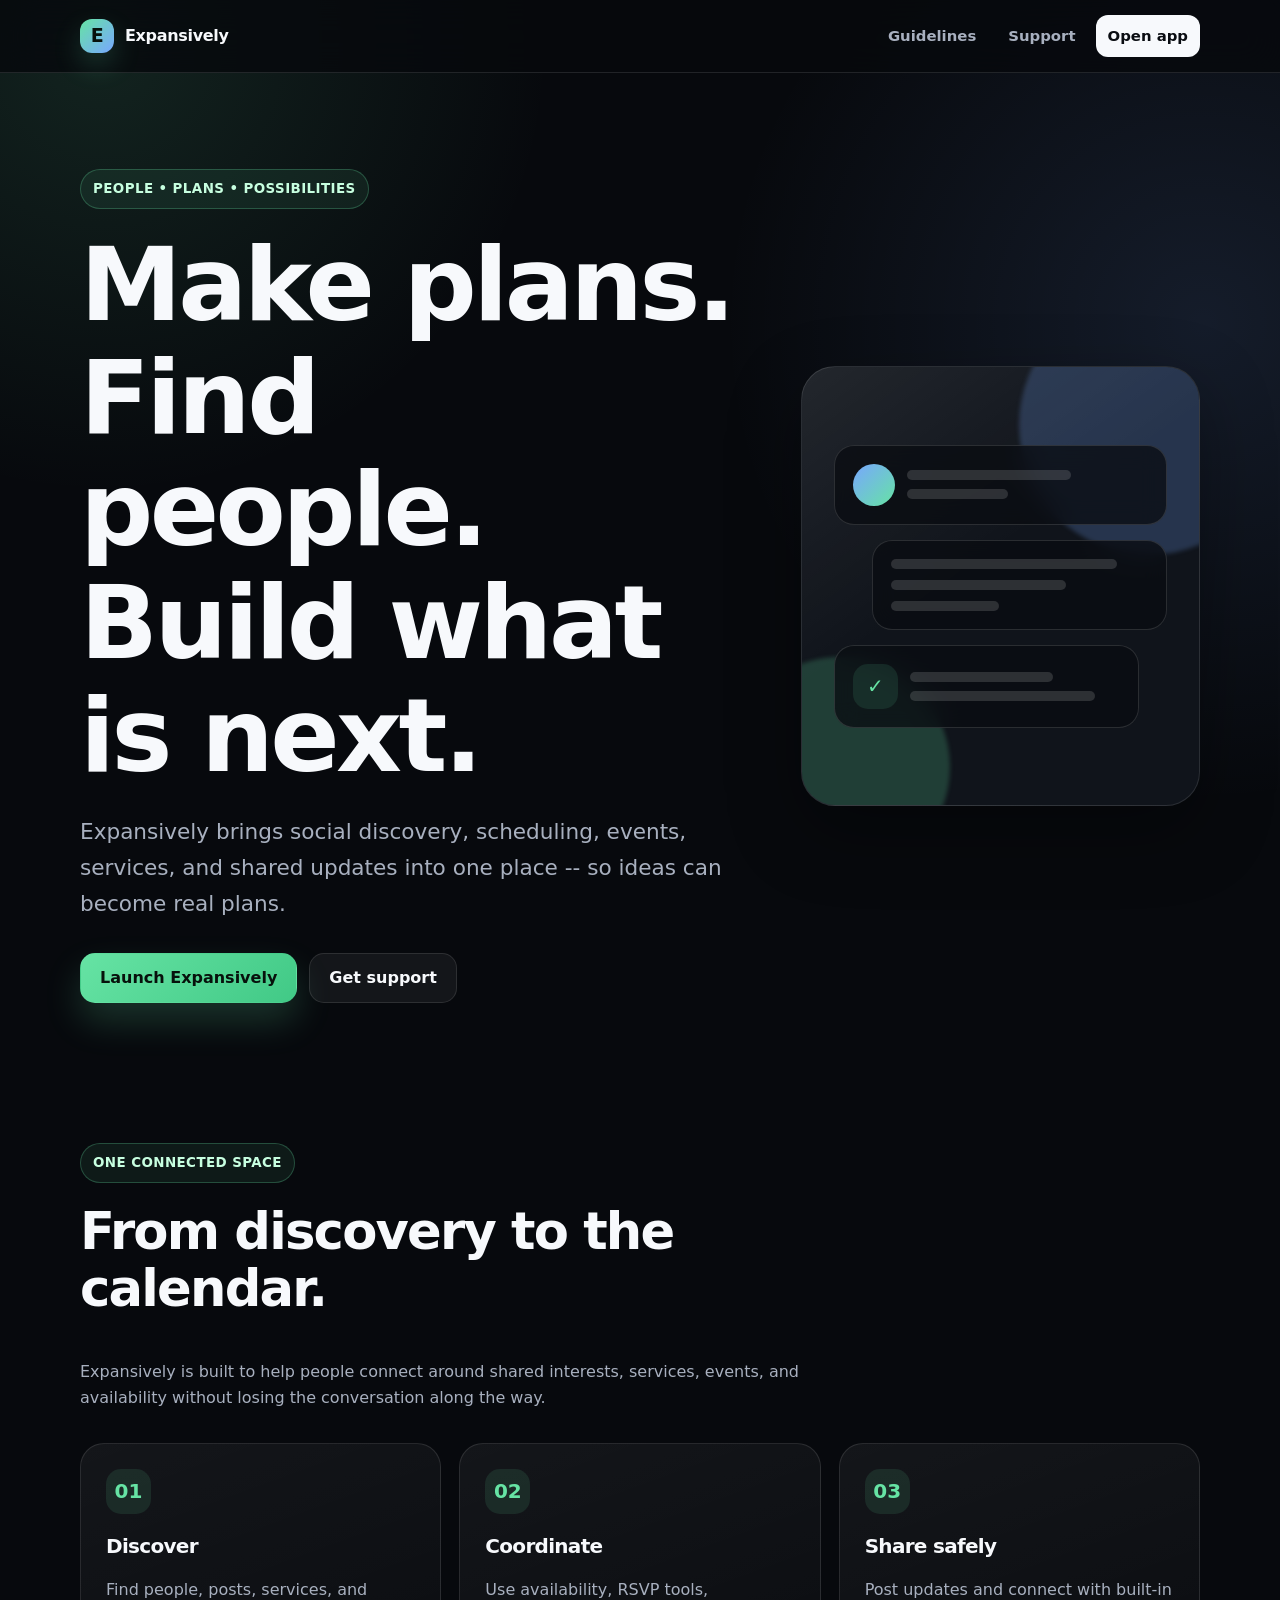
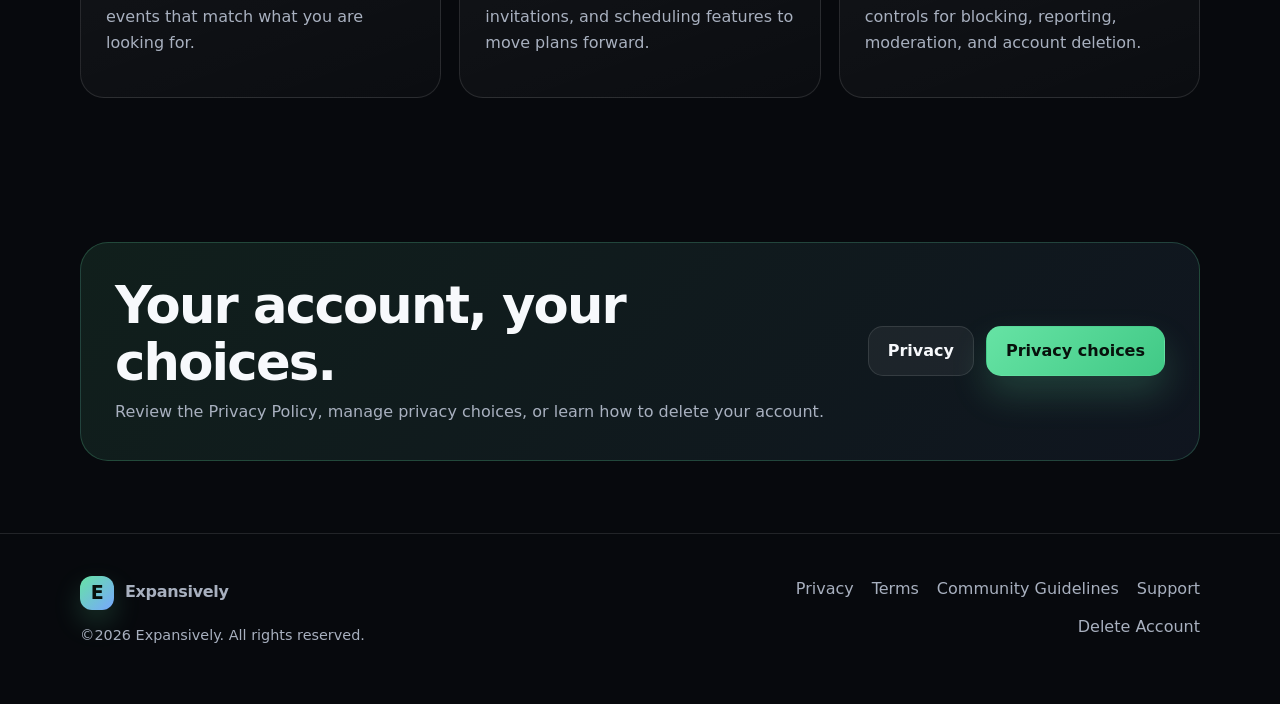
<file: index.html>
<!doctype html>
<html lang="en">
<head>
 
  <title>getexpansively.com — Make plans. Build connections.</title>
 
  <meta name="description" content="Expansively helps people discover connections, coordinate schedules, share updates, and turn ideas into plans.">
  <meta property="og:title" content="Expansively">
  <meta property="og:description" content="Make plans. Find people. Build what is next.">
  <meta property="og:type" content="website">
  <meta property="og:url" content="https://getexpansively.com/">
  <meta name="theme-color" content="#07090d">
  <link rel="icon" href="/assets/favicon.svg" type="image/svg+xml">
  <link rel="stylesheet" href="/assets/styles.css">
</head>
<body>
  <a class="skip-link" href="#content">Skip to content</a>
  <header class="site-header">
    <div class="nav-wrap">
      <a class="brand" href="/" aria-label="Expansively home">
        <span class="brand-mark">E</span>
        <span>Expansively</span>
      </a>
      <nav class="nav-links" aria-label="Primary navigation">
        <a href="/community-guidelines/">Guidelines</a>
        <a href="/support/">Support</a>
        <a class="app-link" href="https://app.getexpansively.com">Open app</a>
      </nav>
    </div>
  </header>

  <main id="content">
    <section class="hero">
      <div class="container hero-grid">
        <div>
          <div class="eyebrow">People &bull; plans &bull; possibilities</div>
          <h1>Make plans. Find people. Build what is next.</h1>
          <p class="lede">Expansively brings social discovery, scheduling, events, services, and shared updates into one place -- so ideas can become real plans.</p>
          <div class="hero-actions">
            <a class="button primary" href="https://app.getexpansively.com">Launch Expansively</a>
            <a class="button" href="/support/">Get support</a>
          </div>
        </div>

        <div class="hero-panel" aria-label="Abstract preview of the Expansively experience">
          <div class="mock-stack">
            <div class="mock-card">
              <div class="mock-row">
                <div class="mock-avatar"></div>
                <div style="flex:1">
                  <div class="mock-line medium"></div>
                  <div class="mock-line short" style="margin-top:9px"></div>
                </div>
              </div>
            </div>
            <div class="mock-card">
              <div class="mock-line long"></div>
              <div class="mock-line medium" style="margin-top:11px"></div>
              <div class="mock-line short" style="margin-top:11px"></div>
            </div>
            <div class="mock-card">
              <div class="mock-row">
                <div class="card-icon" style="margin:0">&check;</div>
                <div style="flex:1">
                  <div class="mock-line medium"></div>
                  <div class="mock-line long" style="margin-top:9px"></div>
                </div>
              </div>
            </div>
          </div>
        </div>
      </div>
    </section>

    <section class="section">
      <div class="container">
        <div class="section-header">
          <div class="eyebrow">One connected space</div>
          <h2>From discovery to the calendar.</h2>
          <p>Expansively is built to help people connect around shared interests, services, events, and availability without losing the conversation along the way.</p>
        </div>
        <div class="grid-3">
          <article class="card">
            <div class="card-icon">01</div>
            <h3>Discover</h3>
            <p>Find people, posts, services, and events that match what you are looking for.</p>
          </article>
          <article class="card">
            <div class="card-icon">02</div>
            <h3>Coordinate</h3>
            <p>Use availability, RSVP tools, invitations, and scheduling features to move plans forward.</p>
          </article>
          <article class="card">
            <div class="card-icon">03</div>
            <h3>Share safely</h3>
            <p>Post updates and connect with built-in controls for blocking, reporting, moderation, and account deletion.</p>
          </article>
        </div>
      </div>
    </section>

    <section class="section">
      <div class="container callout">
        <div>
          <h2>Your account, your choices.</h2>
          <p>Review the Privacy Policy, manage privacy choices, or learn how to delete your account.</p>
        </div>
        <div class="hero-actions" style="margin:0">
          <a class="button" href="/privacy/">Privacy</a>
          <a class="button primary" href="/privacy-choices/">Privacy choices</a>
        </div>
      </div>
    </section>
  </main>

  <footer class="site-footer">
    <div class="container footer-grid">
      <div>
        <a class="brand" href="/"><span class="brand-mark">E</span><span>Expansively</span></a>
        <p class="small">&copy;<span data-year></span> Expansively. All rights reserved.</p>
      </div>
      <nav class="footer-links" aria-label="Legal and support links">
        <a href="/privacy/">Privacy</a>
        <a href="/terms/">Terms</a>
        <a href="/community-guidelines/">Community Guidelines</a>
        <a href="/support/">Support</a>
        <a href="/account-deletion/">Delete Account</a>
      </nav>
    </div>
  </footer>
  <script src="/assets/site.js" defer></script>
</body>
</html>
</file>
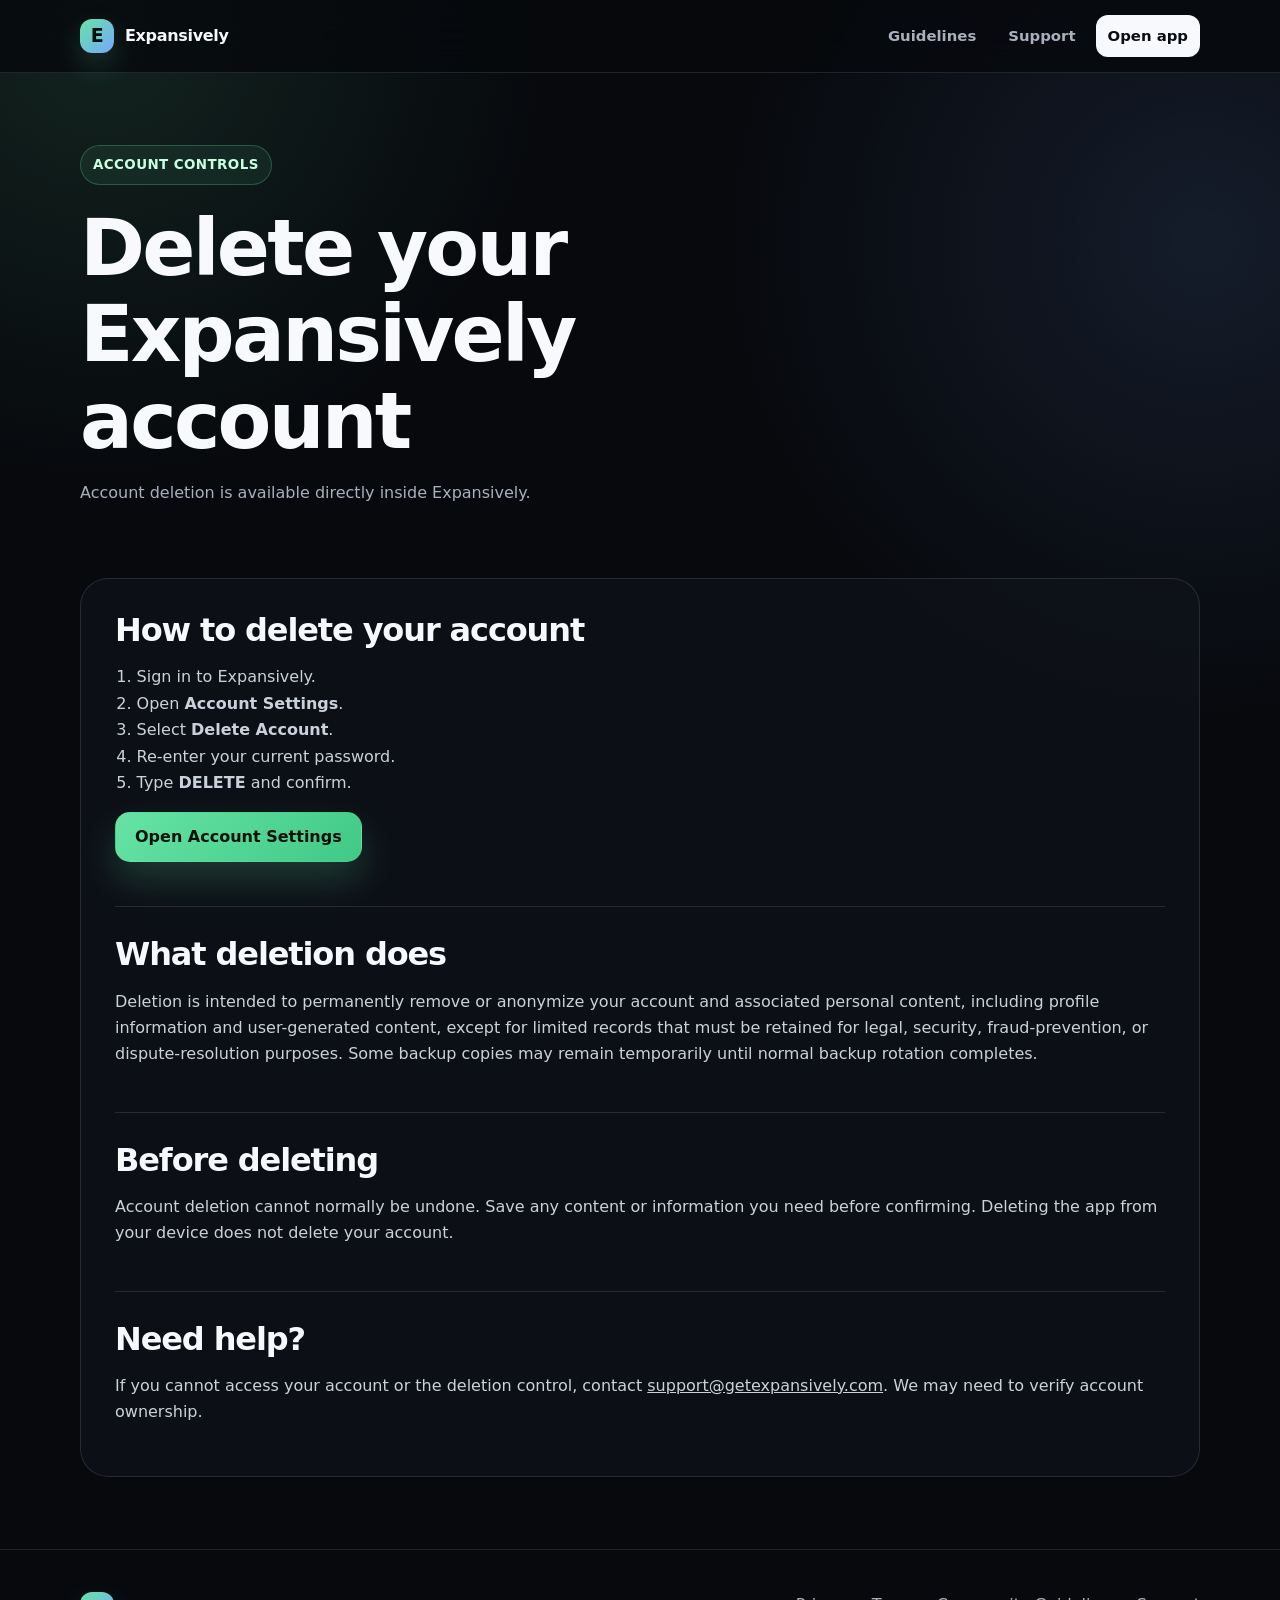
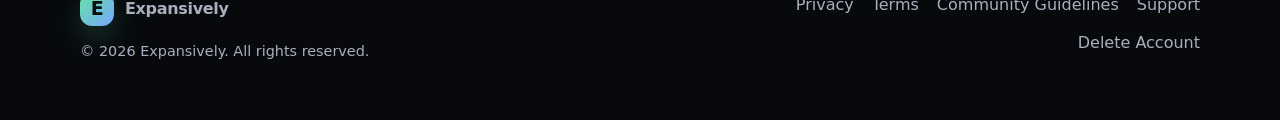
<file: account-deletion/index.html>
<!doctype html><html lang="en"><head><meta charset="utf-8"><meta name="viewport" content="width=device-width, initial-scale=1"><title>Delete Your Account — Expansively</title><meta name="description" content="Instructions for permanently deleting an Expansively account."><meta name="theme-color" content="#07090d"><link rel="icon" href="/assets/favicon.svg" type="image/svg+xml"><link rel="stylesheet" href="/assets/styles.css"></head><body>
  <a class="skip-link" href="#content">Skip to content</a>
  <header class="site-header">
    <div class="nav-wrap">
      <a class="brand" href="/" aria-label="Expansively home"><span class="brand-mark">E</span><span>Expansively</span></a>
      <nav class="nav-links" aria-label="Primary navigation">
        <a href="/community-guidelines/">Guidelines</a>
        <a href="/support/">Support</a>
        <a class="app-link" href="https://app.getexpansively.com">Open app</a>
      </nav>
    </div>
  </header>
<main id="content"><section class="legal-hero"><div class="container"><div class="eyebrow">Account controls</div><h1>Delete your Expansively account</h1><p class="legal-lede">Account deletion is available directly inside Expansively.</p></div></section>
<section class="section" style="padding-top:24px"><div class="container legal-content">
<section><h2>How to delete your account</h2><ol><li>Sign in to Expansively.</li><li>Open <strong>Account Settings</strong>.</li><li>Select <strong>Delete Account</strong>.</li><li>Re-enter your current password.</li><li>Type <strong>DELETE</strong> and confirm.</li></ol><p><a class="button primary" href="https://app.getexpansively.com/settings/account">Open Account Settings</a></p></section>
<section><h2>What deletion does</h2><p>Deletion is intended to permanently remove or anonymize your account and associated personal content, including profile information and user-generated content, except for limited records that must be retained for legal, security, fraud-prevention, or dispute-resolution purposes. Some backup copies may remain temporarily until normal backup rotation completes.</p></section>
<section><h2>Before deleting</h2><p>Account deletion cannot normally be undone. Save any content or information you need before confirming. Deleting the app from your device does not delete your account.</p></section>
<section><h2>Need help?</h2><p>If you cannot access your account or the deletion control, contact <a href="mailto:support@getexpansively.com?subject=Account%20Deletion%20Help">support@getexpansively.com</a>. We may need to verify account ownership.</p></section>
</div></section></main>
  <footer class="site-footer">
    <div class="container footer-grid">
      <div>
        <a class="brand" href="/"><span class="brand-mark">E</span><span>Expansively</span></a>
        <p class="small">© <span data-year></span> Expansively. All rights reserved.</p>
      </div>
      <nav class="footer-links" aria-label="Legal and support links">
        <a href="/privacy/">Privacy</a>
        <a href="/terms/">Terms</a>
        <a href="/community-guidelines/">Community Guidelines</a>
        <a href="/support/">Support</a>
        <a href="/account-deletion/">Delete Account</a>
      </nav>
    </div>
  </footer>
  <script src="/assets/site.js" defer></script>
</body>
</html>
</file>
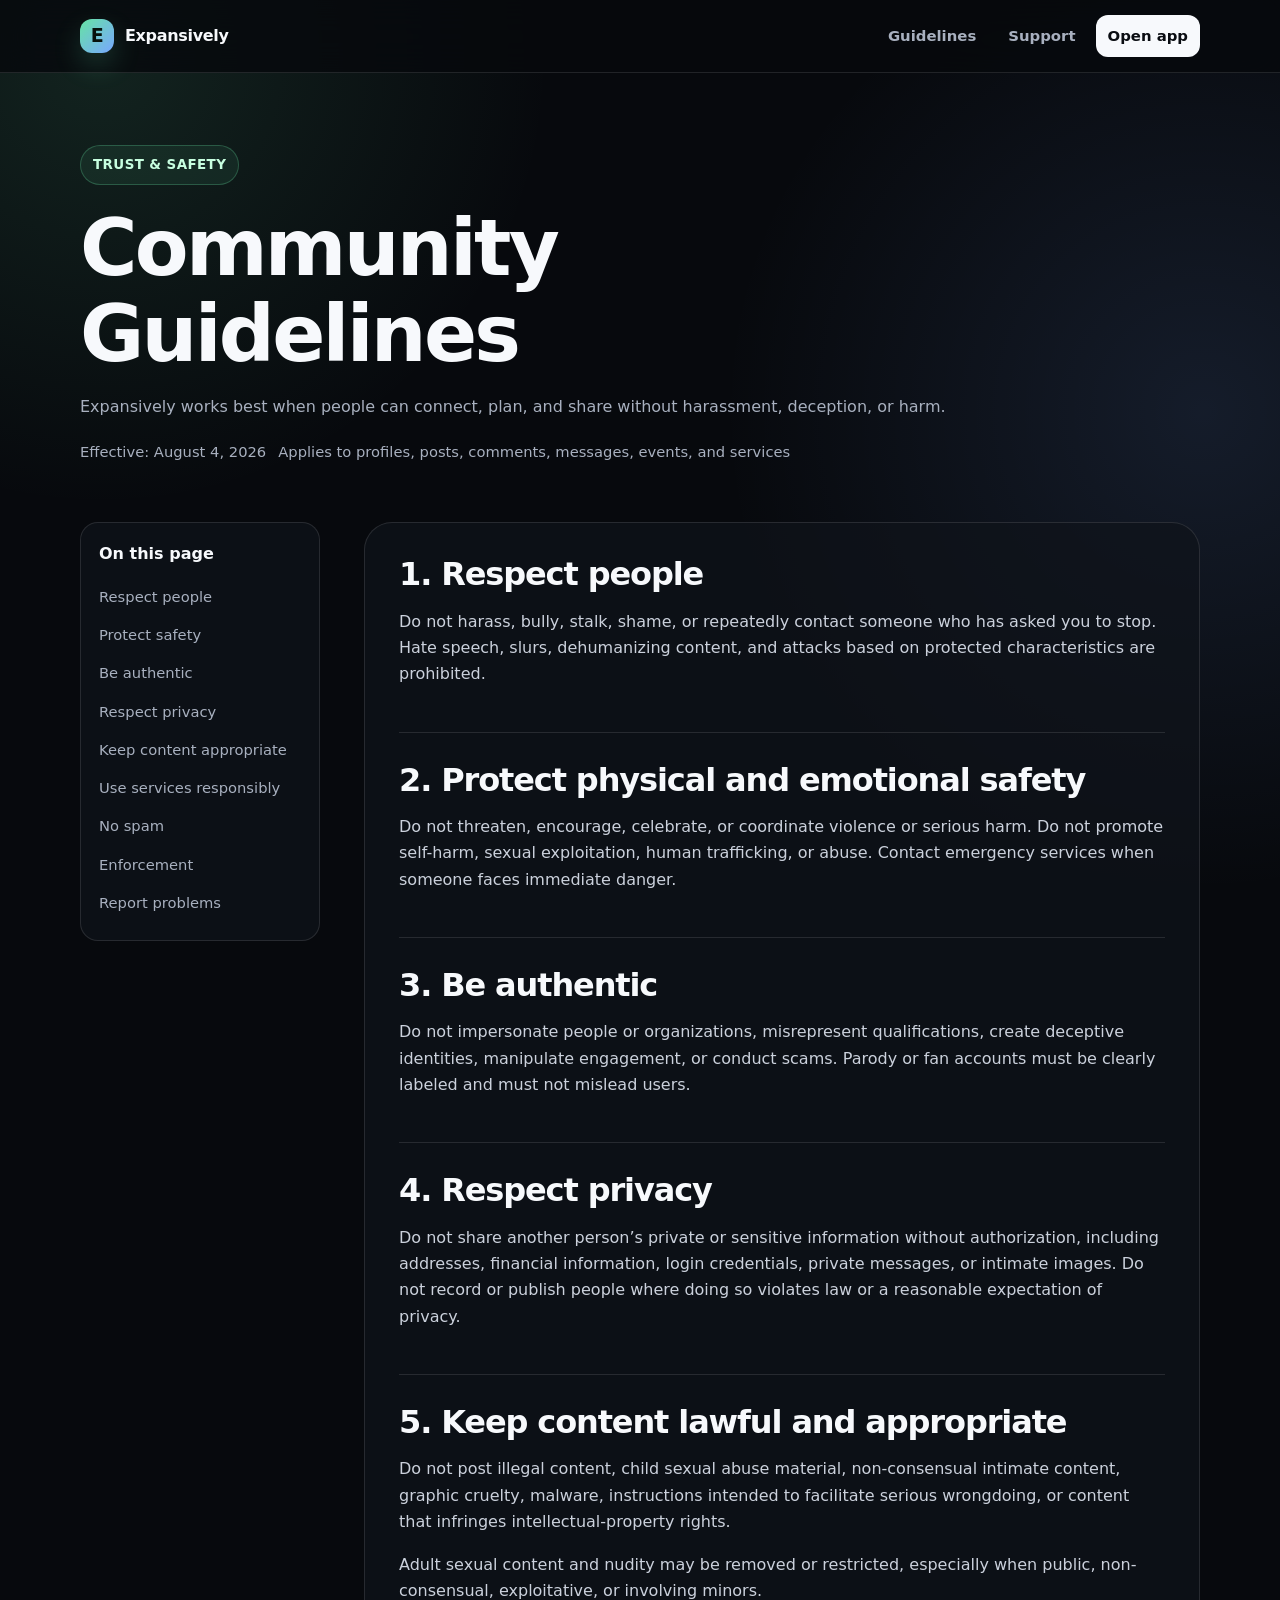
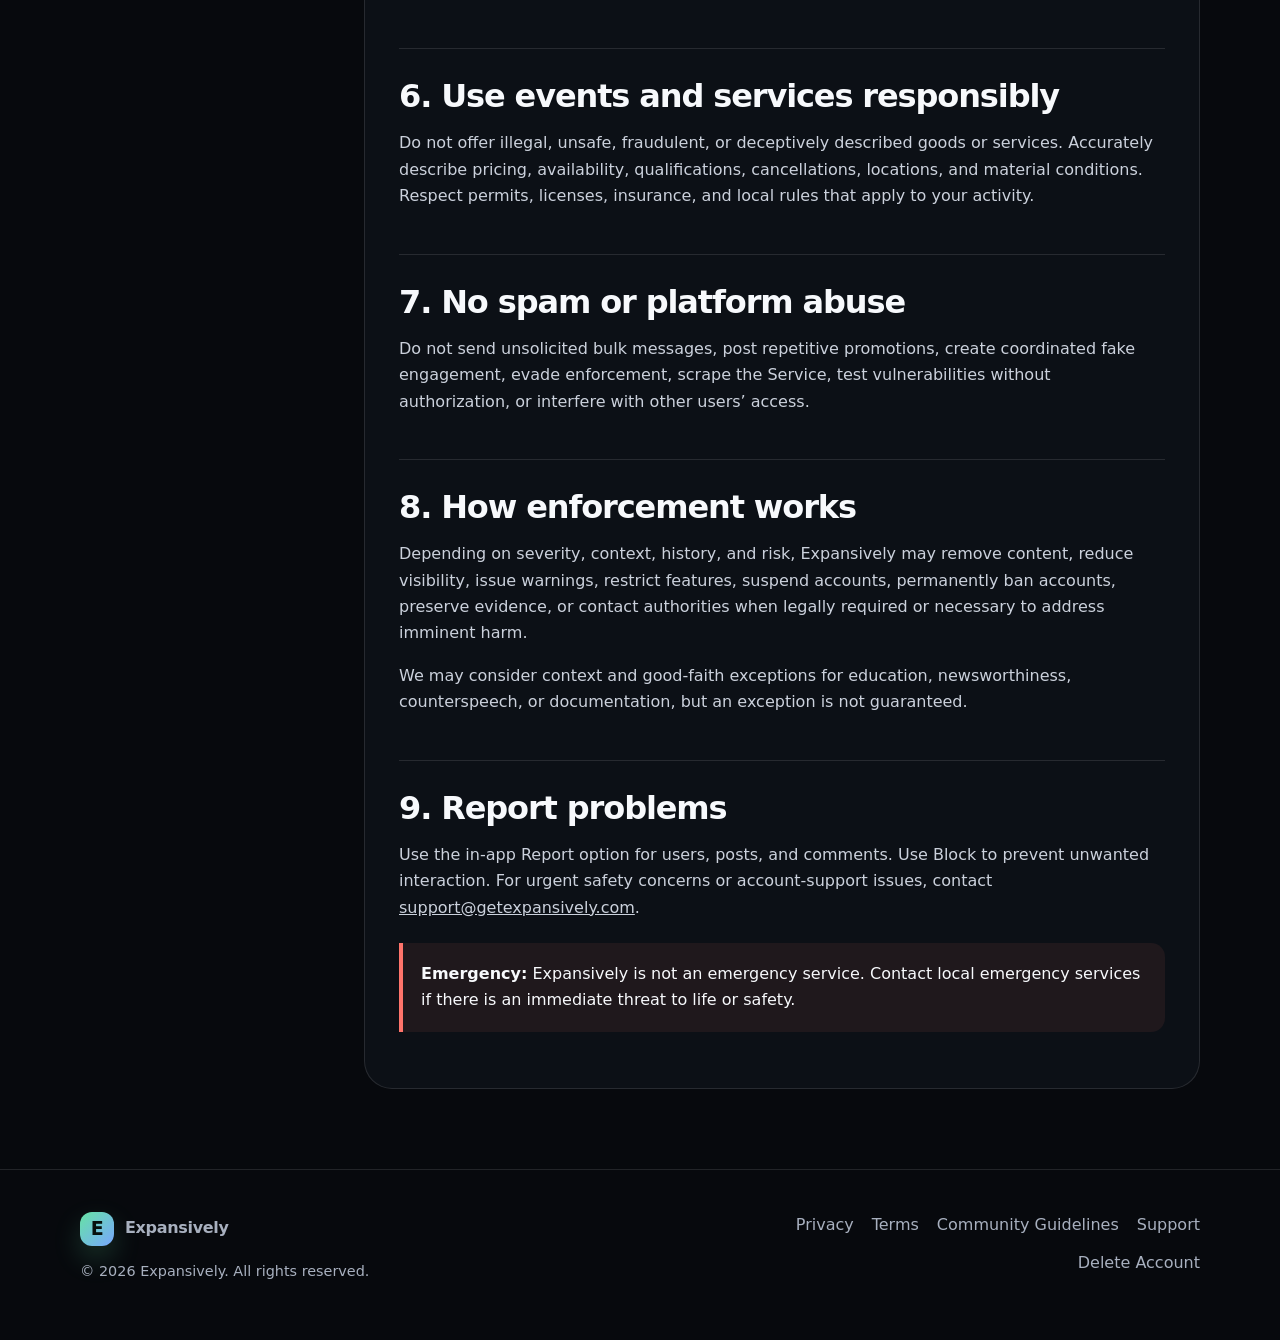
<file: community-guidelines/index.html>
<!doctype html><html lang="en"><head><meta charset="utf-8"><meta name="viewport" content="width=device-width, initial-scale=1"><title>Community Guidelines — Expansively</title><meta name="description" content="The rules that help keep the Expansively community safe and useful."><meta name="theme-color" content="#07090d"><link rel="icon" href="/assets/favicon.svg" type="image/svg+xml"><link rel="stylesheet" href="/assets/styles.css"></head><body>
  <a class="skip-link" href="#content">Skip to content</a>
  <header class="site-header">
    <div class="nav-wrap">
      <a class="brand" href="/" aria-label="Expansively home"><span class="brand-mark">E</span><span>Expansively</span></a>
      <nav class="nav-links" aria-label="Primary navigation">
        <a href="/community-guidelines/">Guidelines</a>
        <a href="/support/">Support</a>
        <a class="app-link" href="https://app.getexpansively.com">Open app</a>
      </nav>
    </div>
  </header>
<main id="content"><section class="legal-hero"><div class="container"><div class="eyebrow">Trust & safety</div><h1>Community Guidelines</h1><p class="legal-lede">Expansively works best when people can connect, plan, and share without harassment, deception, or harm.</p><div class="legal-meta"><span>Effective: August 4, 2026</span><span>Applies to profiles, posts, comments, messages, events, and services</span></div></div></section>
<div class="container legal-layout"><aside class="toc"><strong>On this page</strong><a href="#respect">Respect people</a><a href="#safety">Protect safety</a><a href="#authenticity">Be authentic</a><a href="#privacy">Respect privacy</a><a href="#content">Keep content appropriate</a><a href="#commerce">Use services responsibly</a><a href="#spam">No spam</a><a href="#enforcement">Enforcement</a><a href="#report">Report problems</a></aside>
<article class="legal-content">
<section id="respect"><h2>1. Respect people</h2><p>Do not harass, bully, stalk, shame, or repeatedly contact someone who has asked you to stop. Hate speech, slurs, dehumanizing content, and attacks based on protected characteristics are prohibited.</p></section>
<section id="safety"><h2>2. Protect physical and emotional safety</h2><p>Do not threaten, encourage, celebrate, or coordinate violence or serious harm. Do not promote self-harm, sexual exploitation, human trafficking, or abuse. Contact emergency services when someone faces immediate danger.</p></section>
<section id="authenticity"><h2>3. Be authentic</h2><p>Do not impersonate people or organizations, misrepresent qualifications, create deceptive identities, manipulate engagement, or conduct scams. Parody or fan accounts must be clearly labeled and must not mislead users.</p></section>
<section id="privacy"><h2>4. Respect privacy</h2><p>Do not share another person’s private or sensitive information without authorization, including addresses, financial information, login credentials, private messages, or intimate images. Do not record or publish people where doing so violates law or a reasonable expectation of privacy.</p></section>
<section id="content"><h2>5. Keep content lawful and appropriate</h2><p>Do not post illegal content, child sexual abuse material, non-consensual intimate content, graphic cruelty, malware, instructions intended to facilitate serious wrongdoing, or content that infringes intellectual-property rights.</p><p>Adult sexual content and nudity may be removed or restricted, especially when public, non-consensual, exploitative, or involving minors.</p></section>
<section id="commerce"><h2>6. Use events and services responsibly</h2><p>Do not offer illegal, unsafe, fraudulent, or deceptively described goods or services. Accurately describe pricing, availability, qualifications, cancellations, locations, and material conditions. Respect permits, licenses, insurance, and local rules that apply to your activity.</p></section>
<section id="spam"><h2>7. No spam or platform abuse</h2><p>Do not send unsolicited bulk messages, post repetitive promotions, create coordinated fake engagement, evade enforcement, scrape the Service, test vulnerabilities without authorization, or interfere with other users’ access.</p></section>
<section id="enforcement"><h2>8. How enforcement works</h2><p>Depending on severity, context, history, and risk, Expansively may remove content, reduce visibility, issue warnings, restrict features, suspend accounts, permanently ban accounts, preserve evidence, or contact authorities when legally required or necessary to address imminent harm.</p><p>We may consider context and good-faith exceptions for education, newsworthiness, counterspeech, or documentation, but an exception is not guaranteed.</p></section>
<section id="report"><h2>9. Report problems</h2><p>Use the in-app Report option for users, posts, and comments. Use Block to prevent unwanted interaction. For urgent safety concerns or account-support issues, contact <a href="mailto:support@getexpansively.com">support@getexpansively.com</a>.</p><div class="notice warning"><strong>Emergency:</strong> Expansively is not an emergency service. Contact local emergency services if there is an immediate threat to life or safety.</div></section>
</article></div></main>
  <footer class="site-footer">
    <div class="container footer-grid">
      <div>
        <a class="brand" href="/"><span class="brand-mark">E</span><span>Expansively</span></a>
        <p class="small">© <span data-year></span> Expansively. All rights reserved.</p>
      </div>
      <nav class="footer-links" aria-label="Legal and support links">
        <a href="/privacy/">Privacy</a>
        <a href="/terms/">Terms</a>
        <a href="/community-guidelines/">Community Guidelines</a>
        <a href="/support/">Support</a>
        <a href="/account-deletion/">Delete Account</a>
      </nav>
    </div>
  </footer>
  <script src="/assets/site.js" defer></script>
</body>
</html>
</file>
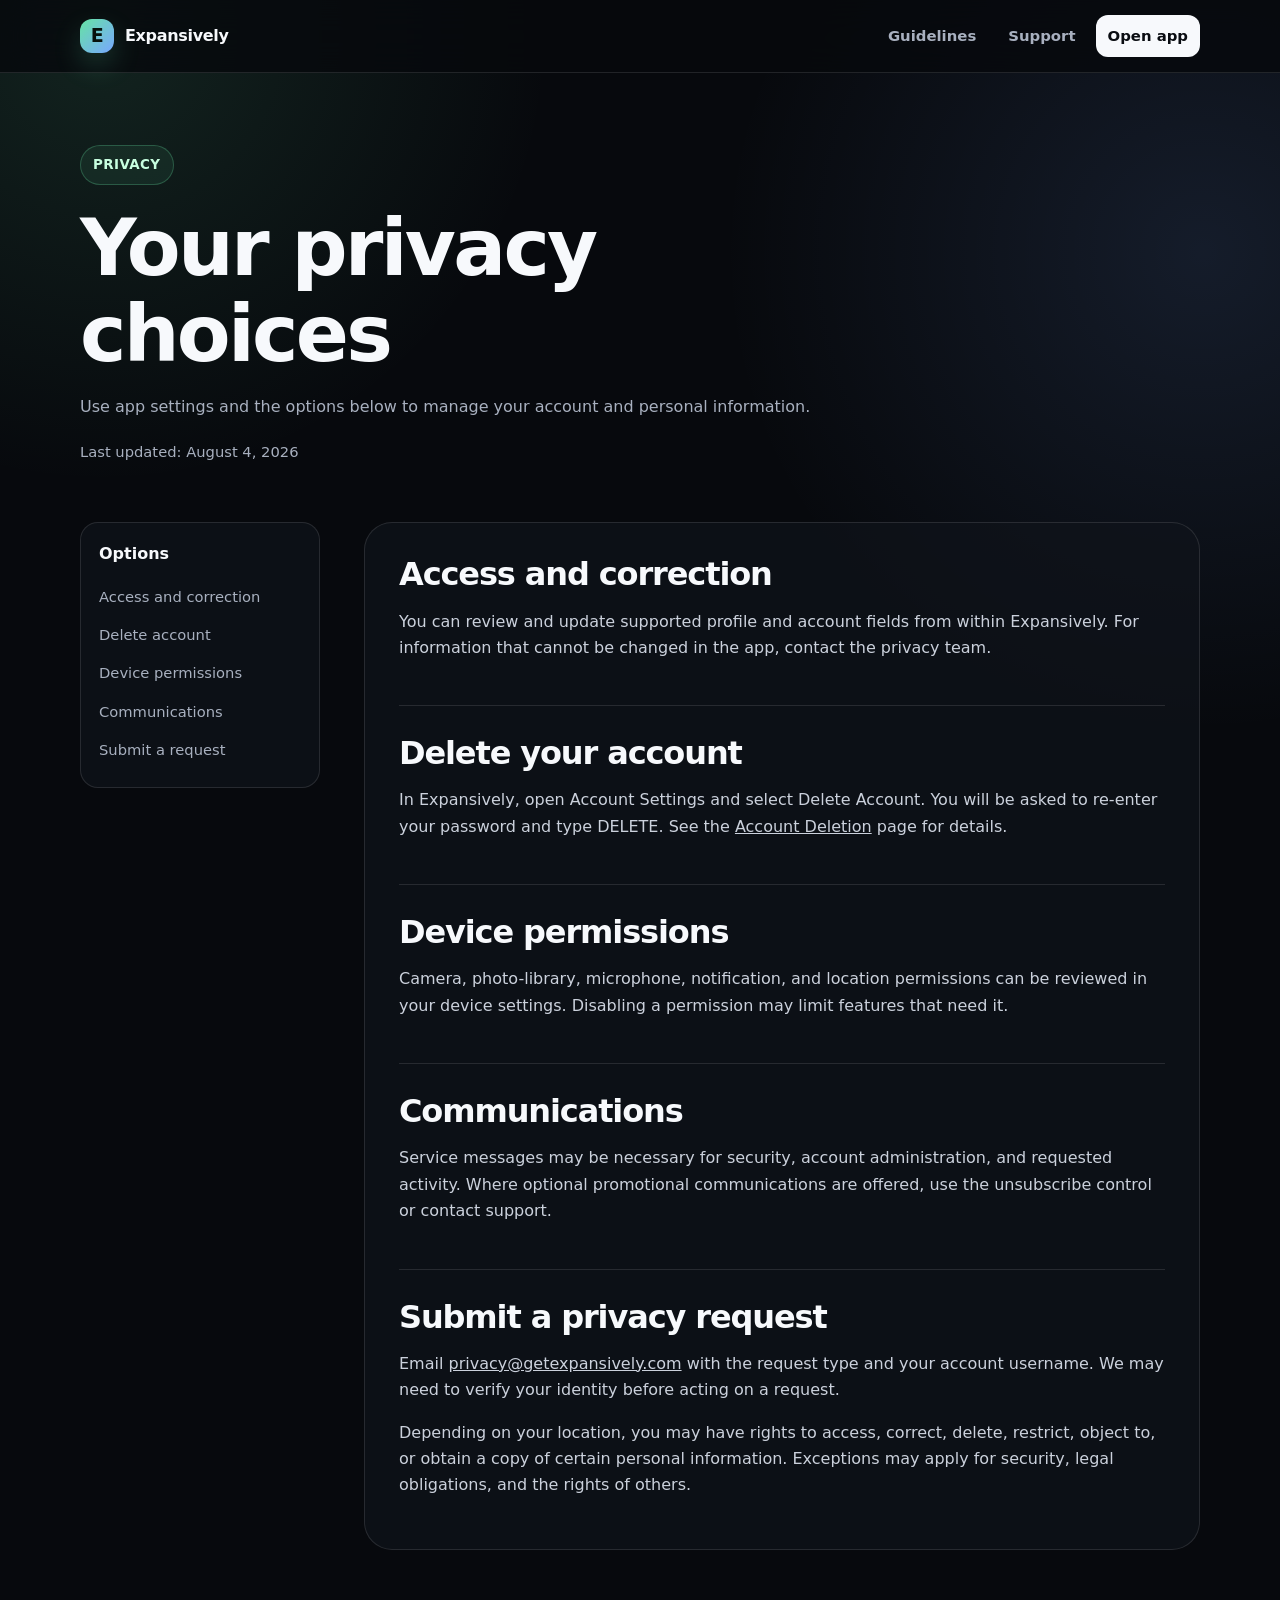
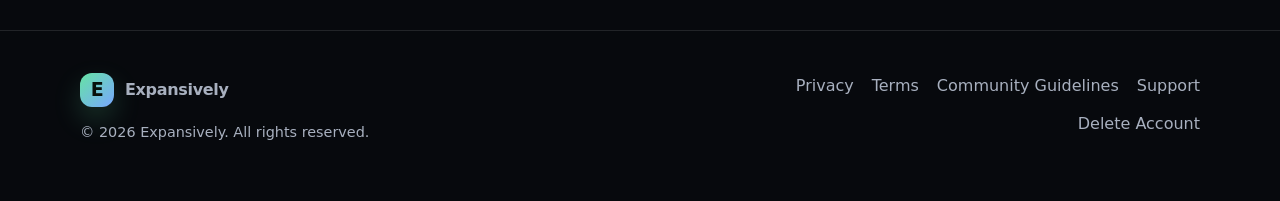
<file: privacy-choices/index.html>
<!doctype html><html lang="en"><head><meta charset="utf-8"><meta name="viewport" content="width=device-width, initial-scale=1"><title>Privacy Choices — Expansively</title><meta name="description" content="Manage your privacy choices and personal information on Expansively."><meta name="theme-color" content="#07090d"><link rel="icon" href="/assets/favicon.svg" type="image/svg+xml"><link rel="stylesheet" href="/assets/styles.css"></head><body>
  <a class="skip-link" href="#content">Skip to content</a>
  <header class="site-header">
    <div class="nav-wrap">
      <a class="brand" href="/" aria-label="Expansively home"><span class="brand-mark">E</span><span>Expansively</span></a>
      <nav class="nav-links" aria-label="Primary navigation">
        <a href="/community-guidelines/">Guidelines</a>
        <a href="/support/">Support</a>
        <a class="app-link" href="https://app.getexpansively.com">Open app</a>
      </nav>
    </div>
  </header>
<main id="content"><section class="legal-hero"><div class="container"><div class="eyebrow">Privacy</div><h1>Your privacy choices</h1><p class="legal-lede">Use app settings and the options below to manage your account and personal information.</p><div class="legal-meta"><span>Last updated: August 4, 2026</span></div></div></section>
<div class="container legal-layout"><aside class="toc"><strong>Options</strong><a href="#access">Access and correction</a><a href="#delete">Delete account</a><a href="#permissions">Device permissions</a><a href="#communications">Communications</a><a href="#requests">Submit a request</a></aside>
<article class="legal-content"><section id="access"><h2>Access and correction</h2><p>You can review and update supported profile and account fields from within Expansively. For information that cannot be changed in the app, contact the privacy team.</p></section>
<section id="delete"><h2>Delete your account</h2><p>In Expansively, open Account Settings and select Delete Account. You will be asked to re-enter your password and type DELETE. See the <a href="/account-deletion/">Account Deletion</a> page for details.</p></section>
<section id="permissions"><h2>Device permissions</h2><p>Camera, photo-library, microphone, notification, and location permissions can be reviewed in your device settings. Disabling a permission may limit features that need it.</p></section>
<section id="communications"><h2>Communications</h2><p>Service messages may be necessary for security, account administration, and requested activity. Where optional promotional communications are offered, use the unsubscribe control or contact support.</p></section>
<section id="requests"><h2>Submit a privacy request</h2><p>Email <a href="mailto:privacy@getexpansively.com?subject=Expansively%20Privacy%20Request">privacy@getexpansively.com</a> with the request type and your account username. We may need to verify your identity before acting on a request.</p><p>Depending on your location, you may have rights to access, correct, delete, restrict, object to, or obtain a copy of certain personal information. Exceptions may apply for security, legal obligations, and the rights of others.</p></section></article></div></main>
  <footer class="site-footer">
    <div class="container footer-grid">
      <div>
        <a class="brand" href="/"><span class="brand-mark">E</span><span>Expansively</span></a>
        <p class="small">© <span data-year></span> Expansively. All rights reserved.</p>
      </div>
      <nav class="footer-links" aria-label="Legal and support links">
        <a href="/privacy/">Privacy</a>
        <a href="/terms/">Terms</a>
        <a href="/community-guidelines/">Community Guidelines</a>
        <a href="/support/">Support</a>
        <a href="/account-deletion/">Delete Account</a>
      </nav>
    </div>
  </footer>
  <script src="/assets/site.js" defer></script>
</body>
</html>
</file>
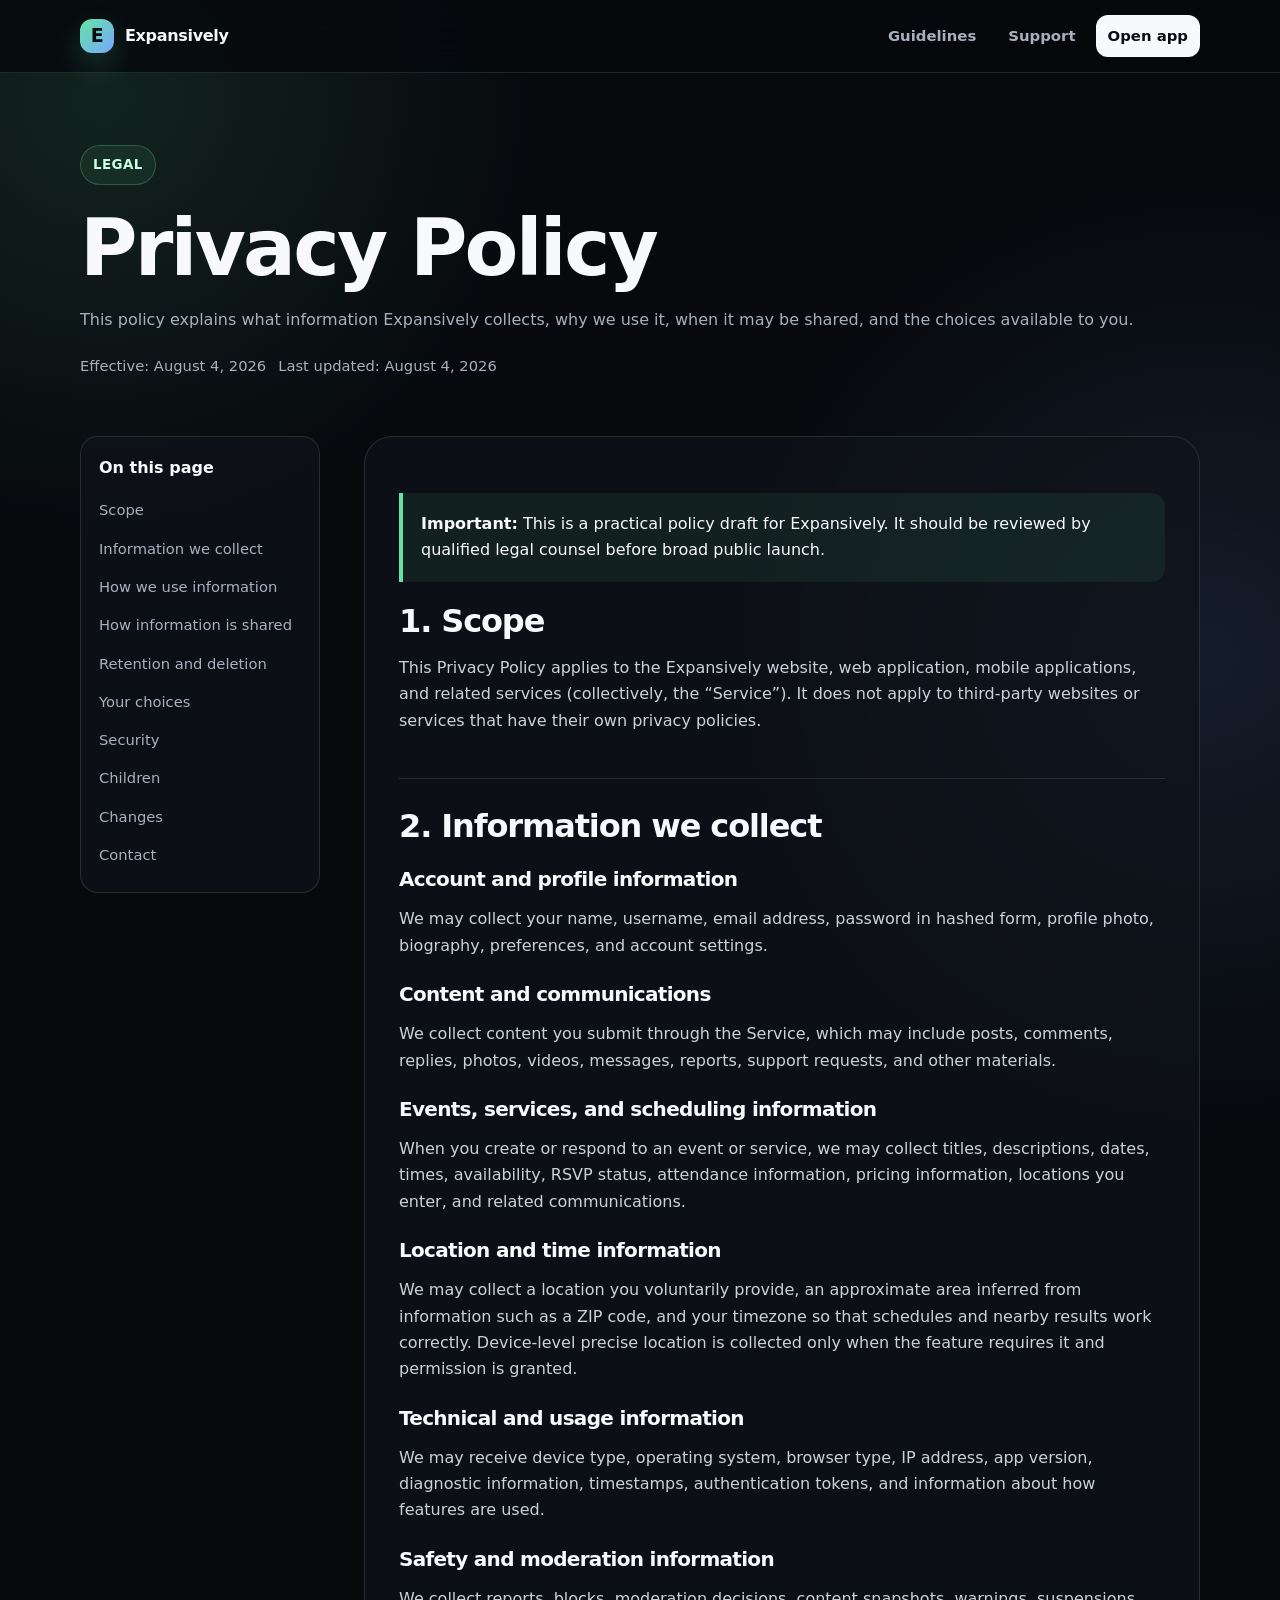
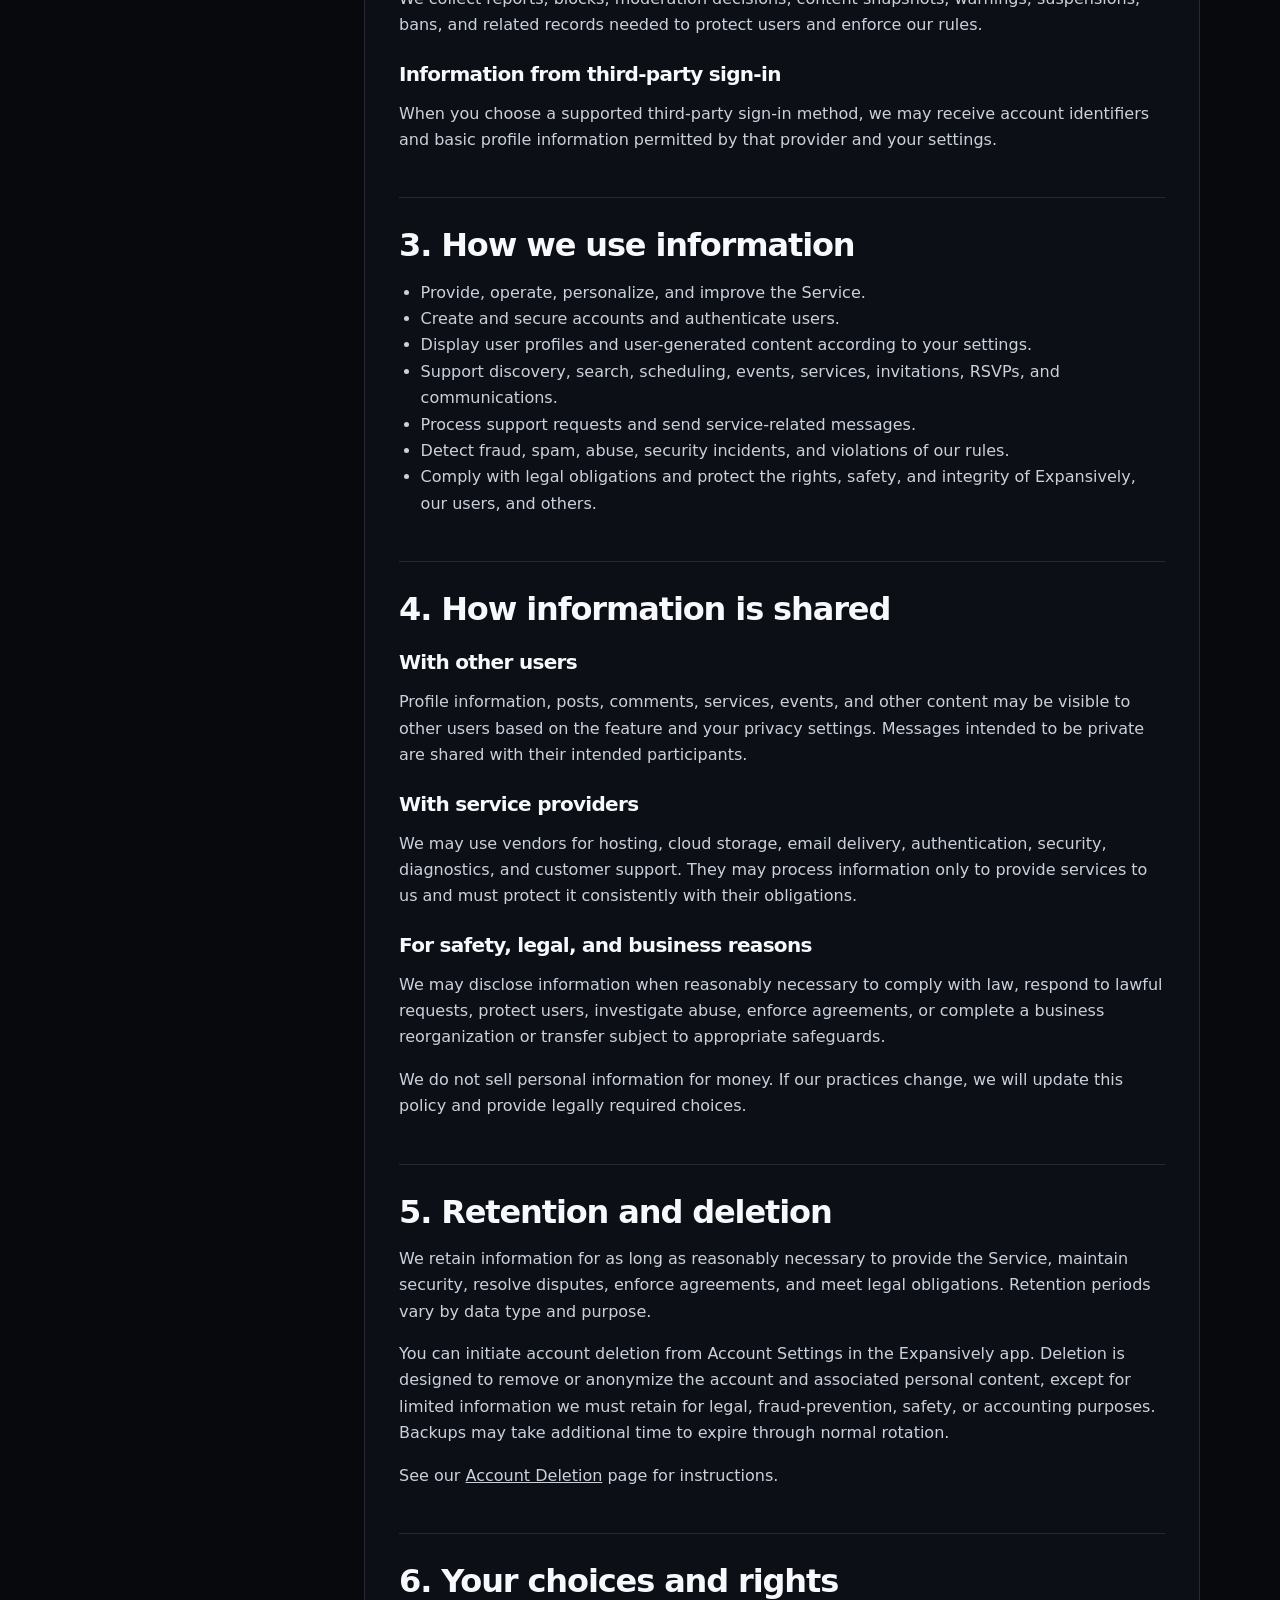
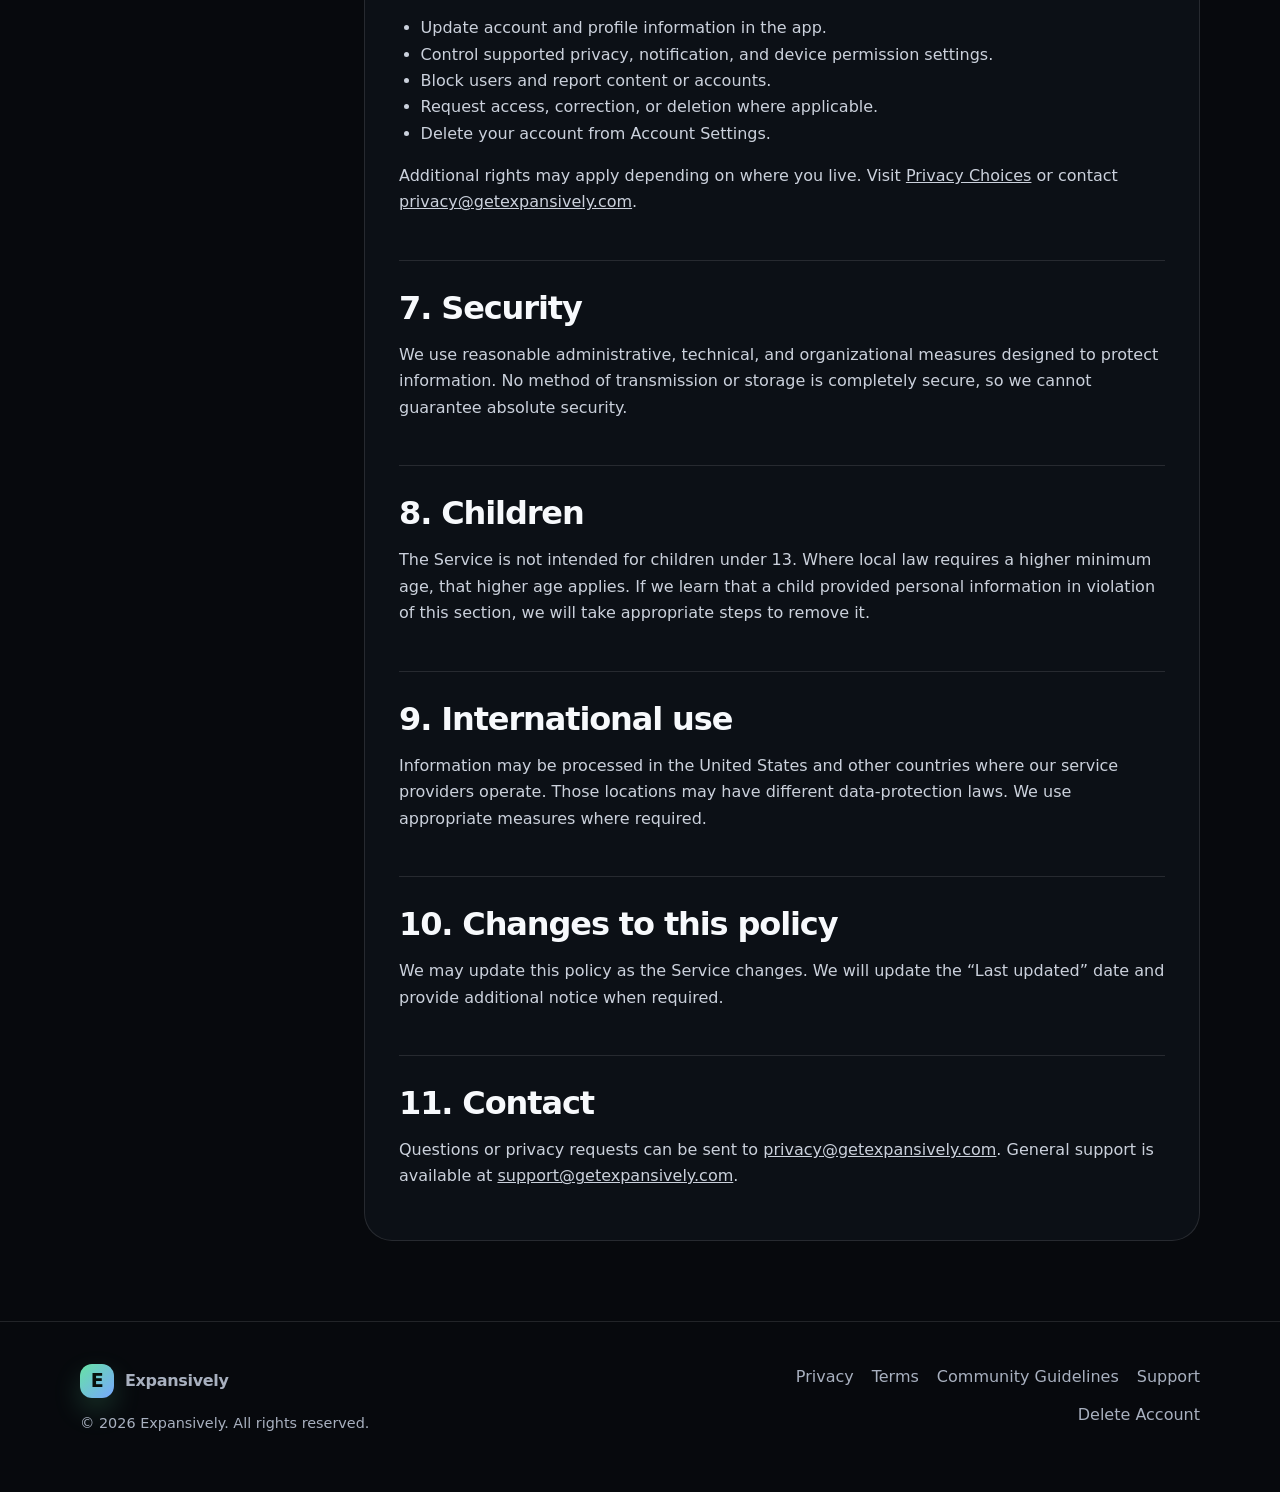
<file: privacy/index.html>
<!doctype html>
<html lang="en">
<head>
  <meta charset="utf-8"><meta name="viewport" content="width=device-width, initial-scale=1">
  <title>Privacy Policy — Expansively</title>
  <meta name="description" content="How Expansively collects, uses, shares, retains, and protects information.">
  <meta name="theme-color" content="#07090d"><link rel="icon" href="/assets/favicon.svg" type="image/svg+xml"><link rel="stylesheet" href="/assets/styles.css">
</head>
<body>
  <a class="skip-link" href="#content">Skip to content</a>
  <header class="site-header">
    <div class="nav-wrap">
      <a class="brand" href="/" aria-label="Expansively home"><span class="brand-mark">E</span><span>Expansively</span></a>
      <nav class="nav-links" aria-label="Primary navigation">
        <a href="/community-guidelines/">Guidelines</a>
        <a href="/support/">Support</a>
        <a class="app-link" href="https://app.getexpansively.com">Open app</a>
      </nav>
    </div>
  </header>
  <main id="content">
    <section class="legal-hero"><div class="container">
      <div class="eyebrow">Legal</div><h1>Privacy Policy</h1>
      <p class="legal-lede">This policy explains what information Expansively collects, why we use it, when it may be shared, and the choices available to you.</p>
      <div class="legal-meta"><span>Effective: August 4, 2026</span><span>Last updated: August 4, 2026</span></div>
    </div></section>
    <div class="container legal-layout">
      <aside class="toc" aria-label="Privacy policy contents"><strong>On this page</strong>
        <a href="#scope">Scope</a><a href="#collect">Information we collect</a><a href="#use">How we use information</a><a href="#share">How information is shared</a><a href="#retention">Retention and deletion</a><a href="#choices">Your choices</a><a href="#security">Security</a><a href="#children">Children</a><a href="#changes">Changes</a><a href="#contact">Contact</a>
      </aside>
      <article class="legal-content">
        <div class="notice"><strong>Important:</strong> This is a practical policy draft for Expansively. It should be reviewed by qualified legal counsel before broad public launch.</div>
        <section id="scope"><h2>1. Scope</h2><p>This Privacy Policy applies to the Expansively website, web application, mobile applications, and related services (collectively, the “Service”). It does not apply to third-party websites or services that have their own privacy policies.</p></section>
        <section id="collect"><h2>2. Information we collect</h2>
          <h3>Account and profile information</h3><p>We may collect your name, username, email address, password in hashed form, profile photo, biography, preferences, and account settings.</p>
          <h3>Content and communications</h3><p>We collect content you submit through the Service, which may include posts, comments, replies, photos, videos, messages, reports, support requests, and other materials.</p>
          <h3>Events, services, and scheduling information</h3><p>When you create or respond to an event or service, we may collect titles, descriptions, dates, times, availability, RSVP status, attendance information, pricing information, locations you enter, and related communications.</p>
          <h3>Location and time information</h3><p>We may collect a location you voluntarily provide, an approximate area inferred from information such as a ZIP code, and your timezone so that schedules and nearby results work correctly. Device-level precise location is collected only when the feature requires it and permission is granted.</p>
          <h3>Technical and usage information</h3><p>We may receive device type, operating system, browser type, IP address, app version, diagnostic information, timestamps, authentication tokens, and information about how features are used.</p>
          <h3>Safety and moderation information</h3><p>We collect reports, blocks, moderation decisions, content snapshots, warnings, suspensions, bans, and related records needed to protect users and enforce our rules.</p>
          <h3>Information from third-party sign-in</h3><p>When you choose a supported third-party sign-in method, we may receive account identifiers and basic profile information permitted by that provider and your settings.</p>
        </section>
        <section id="use"><h2>3. How we use information</h2><ul>
          <li>Provide, operate, personalize, and improve the Service.</li><li>Create and secure accounts and authenticate users.</li><li>Display user profiles and user-generated content according to your settings.</li><li>Support discovery, search, scheduling, events, services, invitations, RSVPs, and communications.</li><li>Process support requests and send service-related messages.</li><li>Detect fraud, spam, abuse, security incidents, and violations of our rules.</li><li>Comply with legal obligations and protect the rights, safety, and integrity of Expansively, our users, and others.</li>
        </ul></section>
        <section id="share"><h2>4. How information is shared</h2>
          <h3>With other users</h3><p>Profile information, posts, comments, services, events, and other content may be visible to other users based on the feature and your privacy settings. Messages intended to be private are shared with their intended participants.</p>
          <h3>With service providers</h3><p>We may use vendors for hosting, cloud storage, email delivery, authentication, security, diagnostics, and customer support. They may process information only to provide services to us and must protect it consistently with their obligations.</p>
          <h3>For safety, legal, and business reasons</h3><p>We may disclose information when reasonably necessary to comply with law, respond to lawful requests, protect users, investigate abuse, enforce agreements, or complete a business reorganization or transfer subject to appropriate safeguards.</p>
          <p>We do not sell personal information for money. If our practices change, we will update this policy and provide legally required choices.</p>
        </section>
        <section id="retention"><h2>5. Retention and deletion</h2><p>We retain information for as long as reasonably necessary to provide the Service, maintain security, resolve disputes, enforce agreements, and meet legal obligations. Retention periods vary by data type and purpose.</p><p>You can initiate account deletion from Account Settings in the Expansively app. Deletion is designed to remove or anonymize the account and associated personal content, except for limited information we must retain for legal, fraud-prevention, safety, or accounting purposes. Backups may take additional time to expire through normal rotation.</p><p>See our <a href="/account-deletion/">Account Deletion</a> page for instructions.</p></section>
        <section id="choices"><h2>6. Your choices and rights</h2><ul>
          <li>Update account and profile information in the app.</li><li>Control supported privacy, notification, and device permission settings.</li><li>Block users and report content or accounts.</li><li>Request access, correction, or deletion where applicable.</li><li>Delete your account from Account Settings.</li>
        </ul><p>Additional rights may apply depending on where you live. Visit <a href="/privacy-choices/">Privacy Choices</a> or contact <a href="mailto:privacy@getexpansively.com">privacy@getexpansively.com</a>.</p></section>
        <section id="security"><h2>7. Security</h2><p>We use reasonable administrative, technical, and organizational measures designed to protect information. No method of transmission or storage is completely secure, so we cannot guarantee absolute security.</p></section>
        <section id="children"><h2>8. Children</h2><p>The Service is not intended for children under 13. Where local law requires a higher minimum age, that higher age applies. If we learn that a child provided personal information in violation of this section, we will take appropriate steps to remove it.</p></section>
        <section id="transfers"><h2>9. International use</h2><p>Information may be processed in the United States and other countries where our service providers operate. Those locations may have different data-protection laws. We use appropriate measures where required.</p></section>
        <section id="changes"><h2>10. Changes to this policy</h2><p>We may update this policy as the Service changes. We will update the “Last updated” date and provide additional notice when required.</p></section>
        <section id="contact"><h2>11. Contact</h2><p>Questions or privacy requests can be sent to <a href="mailto:privacy@getexpansively.com">privacy@getexpansively.com</a>. General support is available at <a href="mailto:support@getexpansively.com">support@getexpansively.com</a>.</p></section>
      </article>
    </div>
  </main>
  <footer class="site-footer">
    <div class="container footer-grid">
      <div>
        <a class="brand" href="/"><span class="brand-mark">E</span><span>Expansively</span></a>
        <p class="small">© <span data-year></span> Expansively. All rights reserved.</p>
      </div>
      <nav class="footer-links" aria-label="Legal and support links">
        <a href="/privacy/">Privacy</a>
        <a href="/terms/">Terms</a>
        <a href="/community-guidelines/">Community Guidelines</a>
        <a href="/support/">Support</a>
        <a href="/account-deletion/">Delete Account</a>
      </nav>
    </div>
  </footer>
  <script src="/assets/site.js" defer></script>
</body>
</html>
</file>
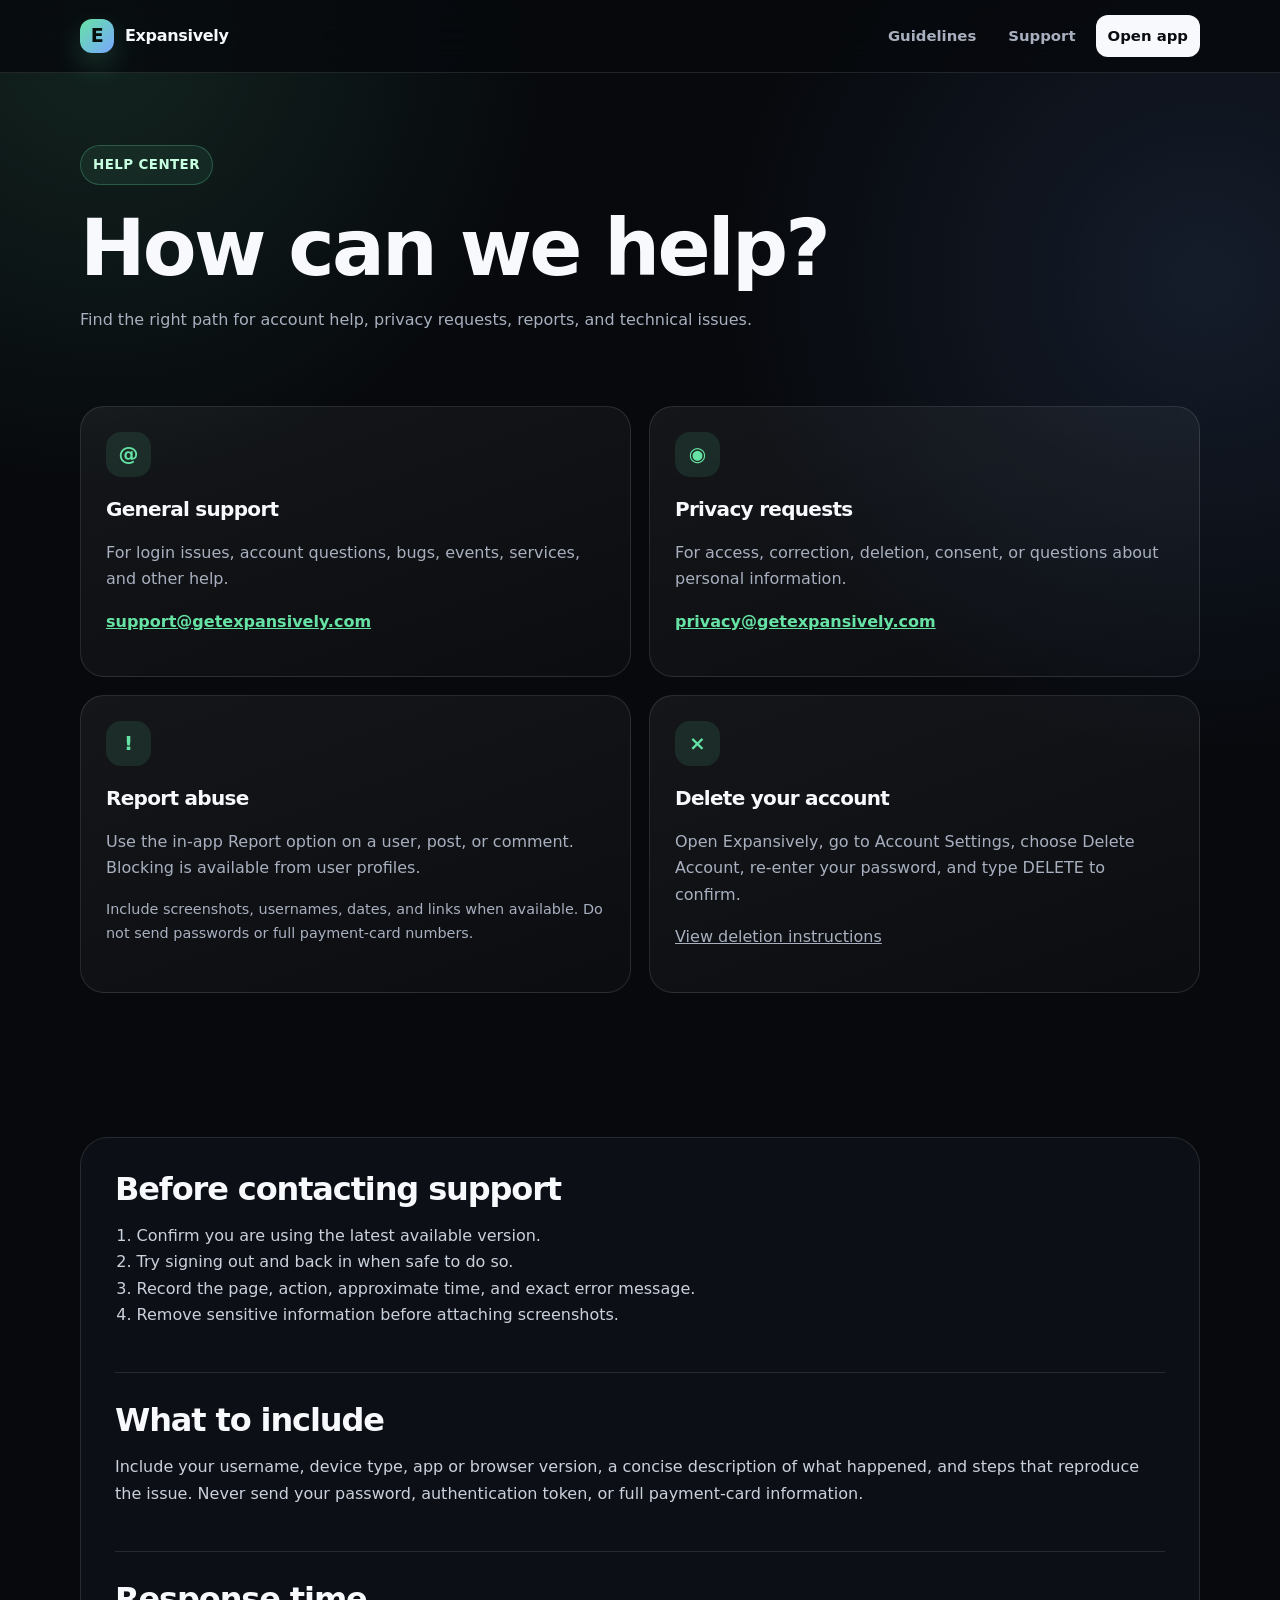
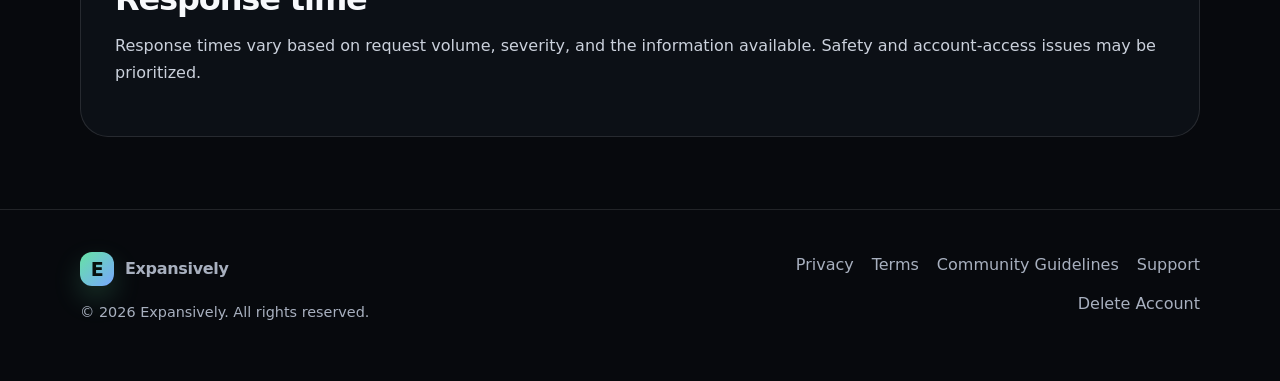
<file: support/index.html>
<!doctype html><html lang="en"><head><meta charset="utf-8"><meta name="viewport" content="width=device-width, initial-scale=1"><title>Support — Expansively</title><meta name="description" content="Get help with your Expansively account, safety, privacy, and technical issues."><meta name="theme-color" content="#07090d"><link rel="icon" href="/assets/favicon.svg" type="image/svg+xml"><link rel="stylesheet" href="/assets/styles.css"></head><body>
  <a class="skip-link" href="#content">Skip to content</a>
  <header class="site-header">
    <div class="nav-wrap">
      <a class="brand" href="/" aria-label="Expansively home"><span class="brand-mark">E</span><span>Expansively</span></a>
      <nav class="nav-links" aria-label="Primary navigation">
        <a href="/community-guidelines/">Guidelines</a>
        <a href="/support/">Support</a>
        <a class="app-link" href="https://app.getexpansively.com">Open app</a>
      </nav>
    </div>
  </header>
<main id="content"><section class="legal-hero"><div class="container"><div class="eyebrow">Help center</div><h1>How can we help?</h1><p class="legal-lede">Find the right path for account help, privacy requests, reports, and technical issues.</p></div></section>
<section class="section" style="padding-top:24px"><div class="container support-grid">
<article class="card contact-card"><div class="card-icon">@</div><h3>General support</h3><p>For login issues, account questions, bugs, events, services, and other help.</p><p><a href="mailto:support@getexpansively.com?subject=Expansively%20Support%20Request">support@getexpansively.com</a></p></article>
<article class="card contact-card"><div class="card-icon">◉</div><h3>Privacy requests</h3><p>For access, correction, deletion, consent, or questions about personal information.</p><p><a href="mailto:privacy@getexpansively.com?subject=Expansively%20Privacy%20Request">privacy@getexpansively.com</a></p></article>
<article class="card"><div class="card-icon">!</div><h3>Report abuse</h3><p>Use the in-app Report option on a user, post, or comment. Blocking is available from user profiles.</p><p class="muted small">Include screenshots, usernames, dates, and links when available. Do not send passwords or full payment-card numbers.</p></article>
<article class="card"><div class="card-icon">×</div><h3>Delete your account</h3><p>Open Expansively, go to Account Settings, choose Delete Account, re-enter your password, and type DELETE to confirm.</p><p><a href="/account-deletion/">View deletion instructions</a></p></article>
</div></section>
<section class="section"><div class="container legal-content"><section><h2>Before contacting support</h2><ol><li>Confirm you are using the latest available version.</li><li>Try signing out and back in when safe to do so.</li><li>Record the page, action, approximate time, and exact error message.</li><li>Remove sensitive information before attaching screenshots.</li></ol></section><section><h2>What to include</h2><p>Include your username, device type, app or browser version, a concise description of what happened, and steps that reproduce the issue. Never send your password, authentication token, or full payment-card information.</p></section><section><h2>Response time</h2><p>Response times vary based on request volume, severity, and the information available. Safety and account-access issues may be prioritized.</p></section></div></section>
</main>
  <footer class="site-footer">
    <div class="container footer-grid">
      <div>
        <a class="brand" href="/"><span class="brand-mark">E</span><span>Expansively</span></a>
        <p class="small">© <span data-year></span> Expansively. All rights reserved.</p>
      </div>
      <nav class="footer-links" aria-label="Legal and support links">
        <a href="/privacy/">Privacy</a>
        <a href="/terms/">Terms</a>
        <a href="/community-guidelines/">Community Guidelines</a>
        <a href="/support/">Support</a>
        <a href="/account-deletion/">Delete Account</a>
      </nav>
    </div>
  </footer>
  <script src="/assets/site.js" defer></script>
</body>
</html>
</file>
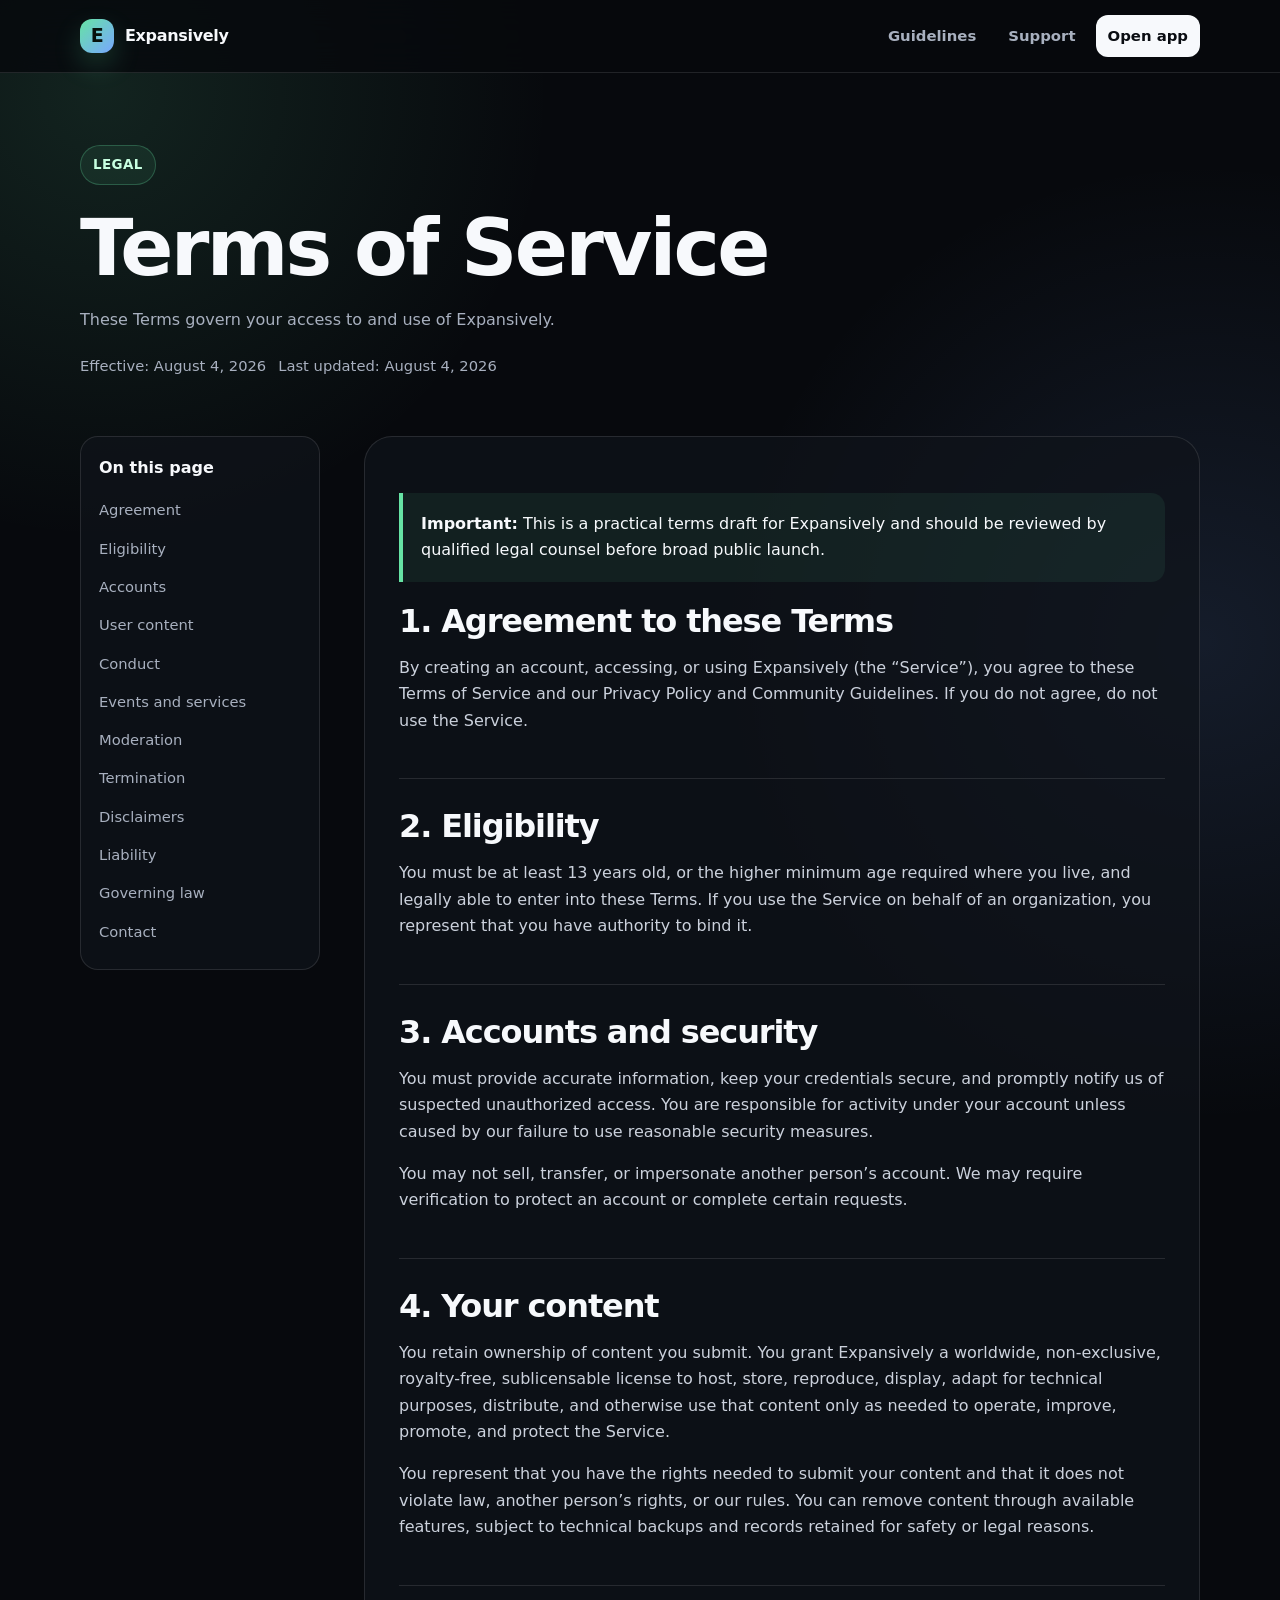
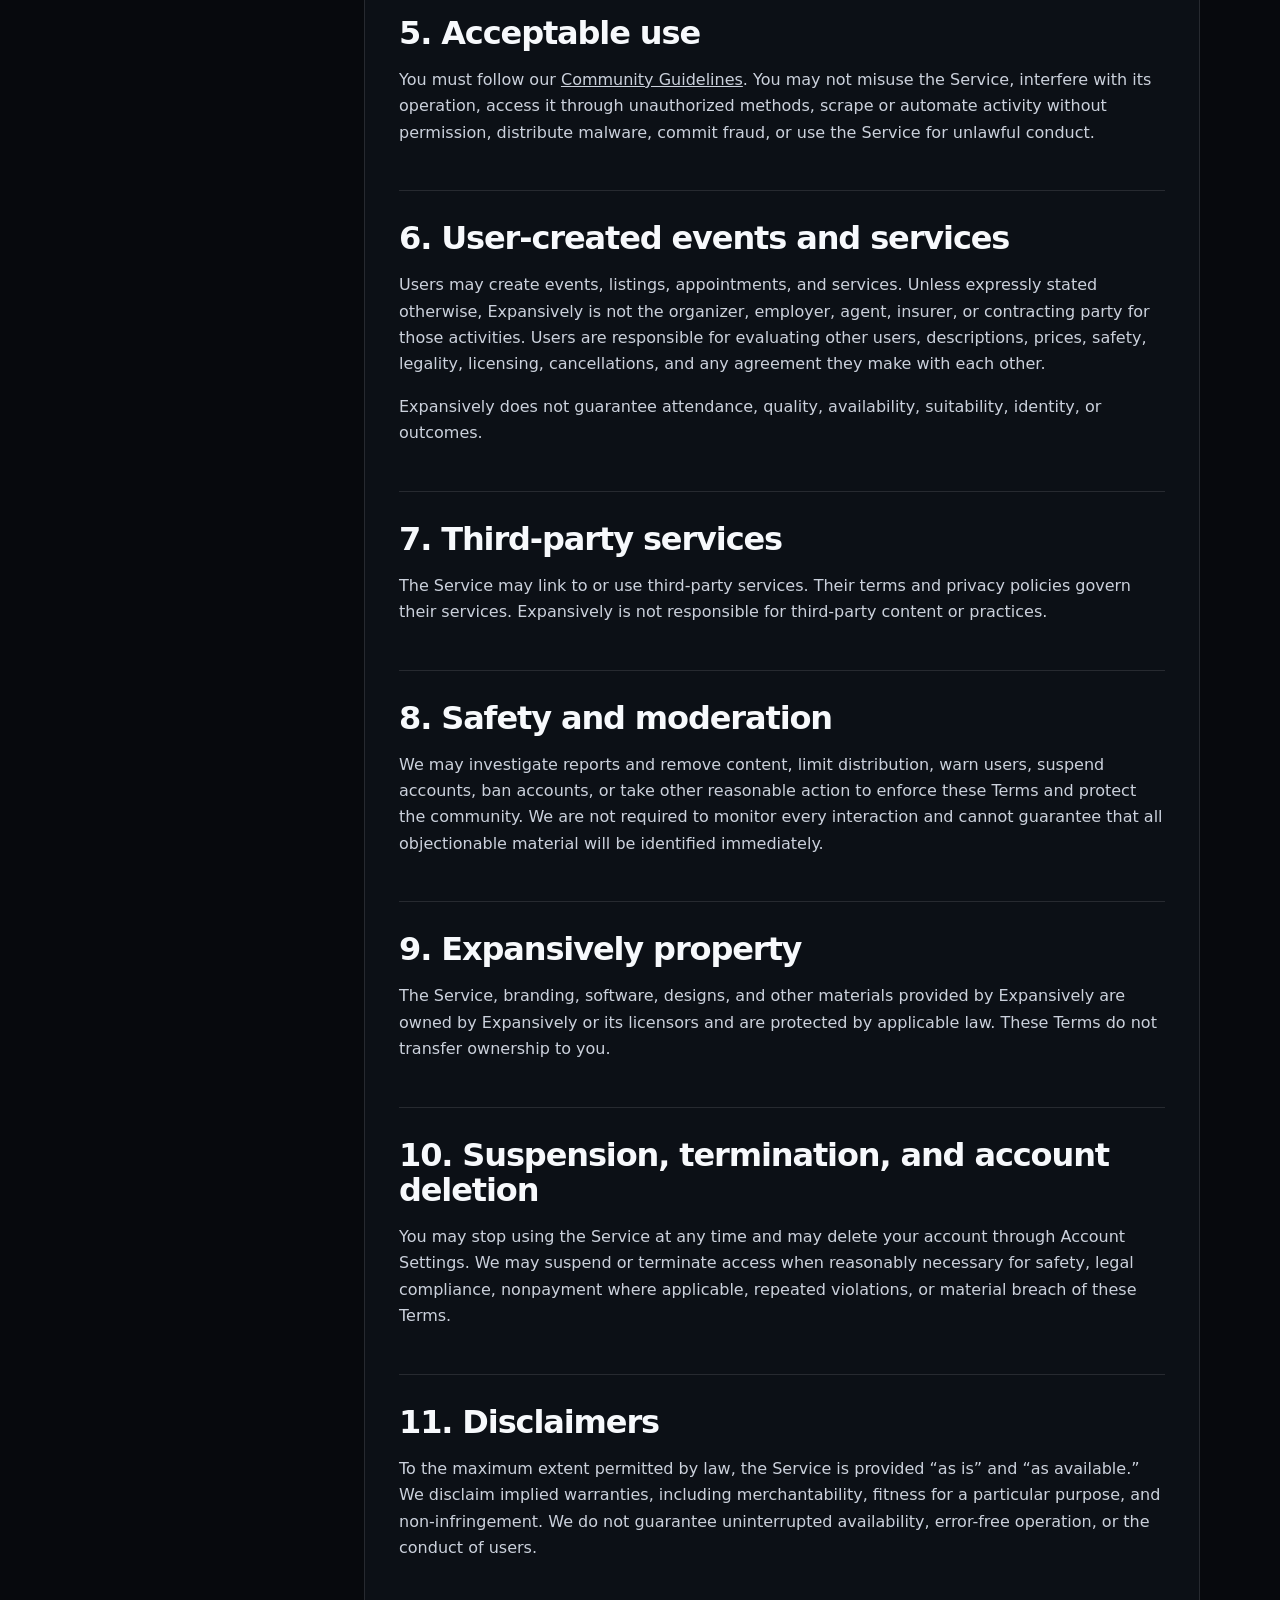
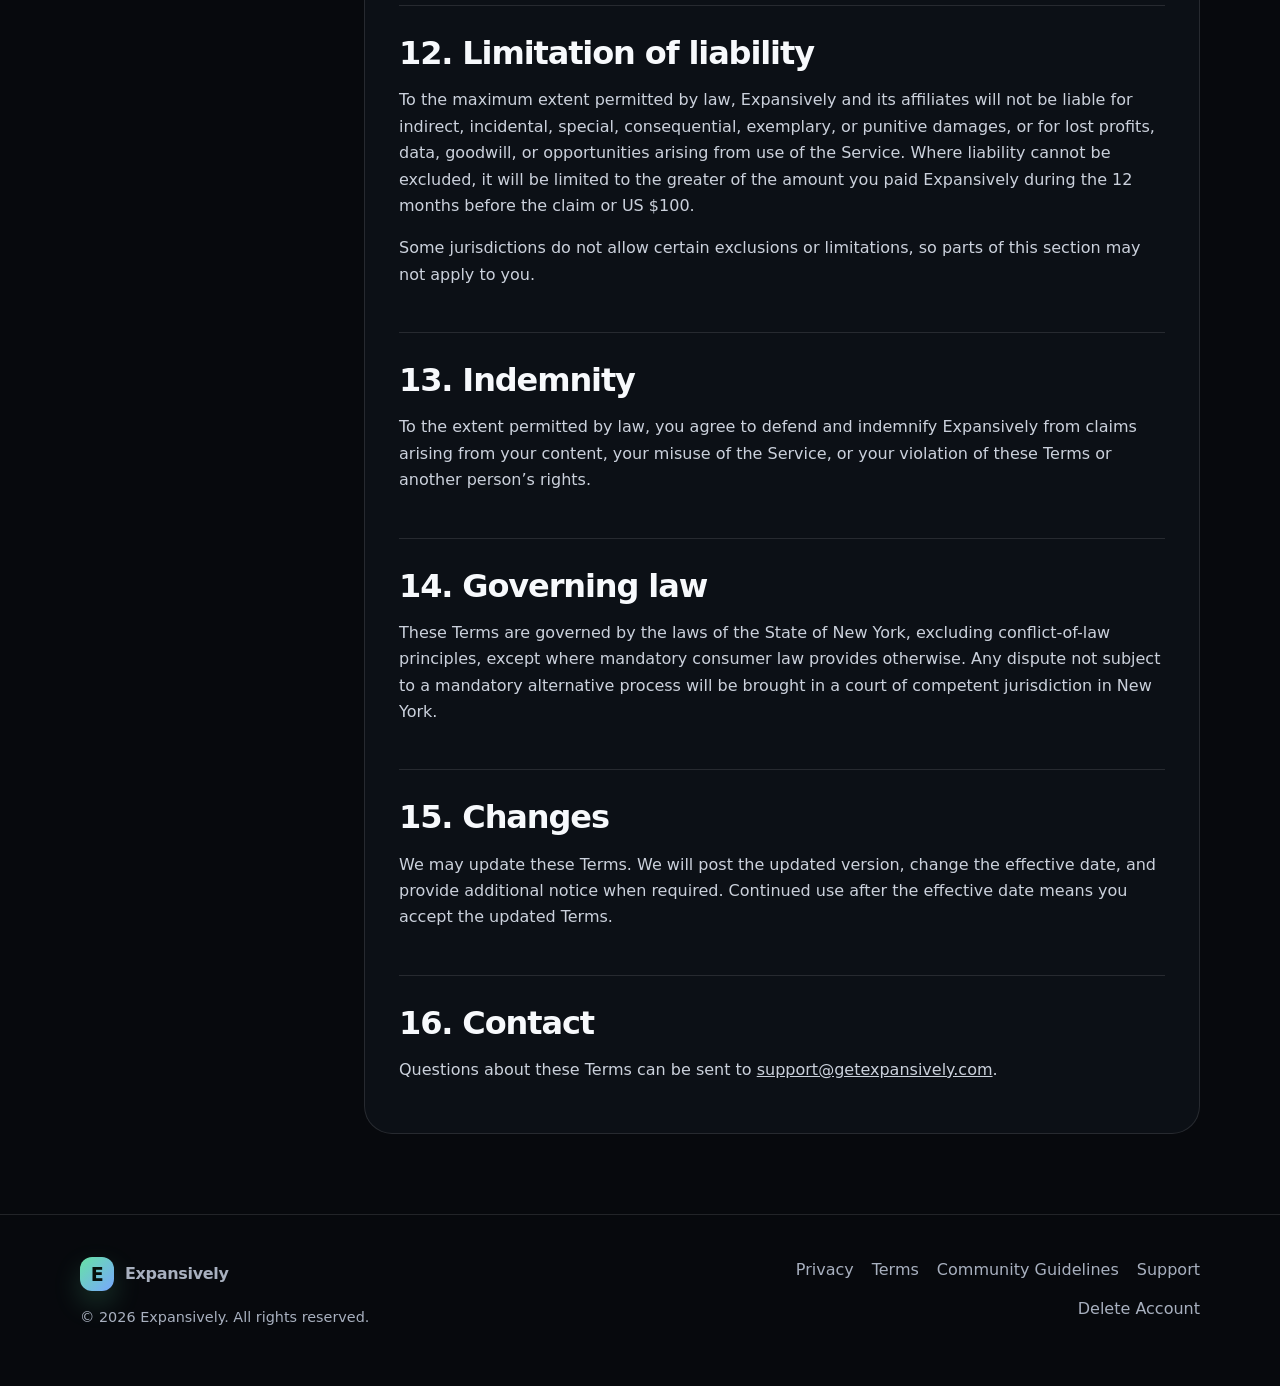
<file: terms/index.html>
<!doctype html><html lang="en"><head><meta charset="utf-8"><meta name="viewport" content="width=device-width, initial-scale=1"><title>Terms of Service — Expansively</title><meta name="description" content="Terms governing use of Expansively."><meta name="theme-color" content="#07090d"><link rel="icon" href="/assets/favicon.svg" type="image/svg+xml"><link rel="stylesheet" href="/assets/styles.css"></head><body>
  <a class="skip-link" href="#content">Skip to content</a>
  <header class="site-header">
    <div class="nav-wrap">
      <a class="brand" href="/" aria-label="Expansively home"><span class="brand-mark">E</span><span>Expansively</span></a>
      <nav class="nav-links" aria-label="Primary navigation">
        <a href="/community-guidelines/">Guidelines</a>
        <a href="/support/">Support</a>
        <a class="app-link" href="https://app.getexpansively.com">Open app</a>
      </nav>
    </div>
  </header>
<main id="content"><section class="legal-hero"><div class="container"><div class="eyebrow">Legal</div><h1>Terms of Service</h1><p class="legal-lede">These Terms govern your access to and use of Expansively.</p><div class="legal-meta"><span>Effective: August 4, 2026</span><span>Last updated: August 4, 2026</span></div></div></section>
<div class="container legal-layout"><aside class="toc"><strong>On this page</strong><a href="#agreement">Agreement</a><a href="#eligibility">Eligibility</a><a href="#accounts">Accounts</a><a href="#content">User content</a><a href="#conduct">Conduct</a><a href="#events">Events and services</a><a href="#moderation">Moderation</a><a href="#termination">Termination</a><a href="#disclaimers">Disclaimers</a><a href="#liability">Liability</a><a href="#law">Governing law</a><a href="#contact">Contact</a></aside>
<article class="legal-content"><div class="notice"><strong>Important:</strong> This is a practical terms draft for Expansively and should be reviewed by qualified legal counsel before broad public launch.</div>
<section id="agreement"><h2>1. Agreement to these Terms</h2><p>By creating an account, accessing, or using Expansively (the “Service”), you agree to these Terms of Service and our Privacy Policy and Community Guidelines. If you do not agree, do not use the Service.</p></section>
<section id="eligibility"><h2>2. Eligibility</h2><p>You must be at least 13 years old, or the higher minimum age required where you live, and legally able to enter into these Terms. If you use the Service on behalf of an organization, you represent that you have authority to bind it.</p></section>
<section id="accounts"><h2>3. Accounts and security</h2><p>You must provide accurate information, keep your credentials secure, and promptly notify us of suspected unauthorized access. You are responsible for activity under your account unless caused by our failure to use reasonable security measures.</p><p>You may not sell, transfer, or impersonate another person’s account. We may require verification to protect an account or complete certain requests.</p></section>
<section id="content"><h2>4. Your content</h2><p>You retain ownership of content you submit. You grant Expansively a worldwide, non-exclusive, royalty-free, sublicensable license to host, store, reproduce, display, adapt for technical purposes, distribute, and otherwise use that content only as needed to operate, improve, promote, and protect the Service.</p><p>You represent that you have the rights needed to submit your content and that it does not violate law, another person’s rights, or our rules. You can remove content through available features, subject to technical backups and records retained for safety or legal reasons.</p></section>
<section id="conduct"><h2>5. Acceptable use</h2><p>You must follow our <a href="/community-guidelines/">Community Guidelines</a>. You may not misuse the Service, interfere with its operation, access it through unauthorized methods, scrape or automate activity without permission, distribute malware, commit fraud, or use the Service for unlawful conduct.</p></section>
<section id="events"><h2>6. User-created events and services</h2><p>Users may create events, listings, appointments, and services. Unless expressly stated otherwise, Expansively is not the organizer, employer, agent, insurer, or contracting party for those activities. Users are responsible for evaluating other users, descriptions, prices, safety, legality, licensing, cancellations, and any agreement they make with each other.</p><p>Expansively does not guarantee attendance, quality, availability, suitability, identity, or outcomes.</p></section>
<section id="third-party"><h2>7. Third-party services</h2><p>The Service may link to or use third-party services. Their terms and privacy policies govern their services. Expansively is not responsible for third-party content or practices.</p></section>
<section id="moderation"><h2>8. Safety and moderation</h2><p>We may investigate reports and remove content, limit distribution, warn users, suspend accounts, ban accounts, or take other reasonable action to enforce these Terms and protect the community. We are not required to monitor every interaction and cannot guarantee that all objectionable material will be identified immediately.</p></section>
<section id="ip"><h2>9. Expansively property</h2><p>The Service, branding, software, designs, and other materials provided by Expansively are owned by Expansively or its licensors and are protected by applicable law. These Terms do not transfer ownership to you.</p></section>
<section id="termination"><h2>10. Suspension, termination, and account deletion</h2><p>You may stop using the Service at any time and may delete your account through Account Settings. We may suspend or terminate access when reasonably necessary for safety, legal compliance, nonpayment where applicable, repeated violations, or material breach of these Terms.</p></section>
<section id="disclaimers"><h2>11. Disclaimers</h2><p>To the maximum extent permitted by law, the Service is provided “as is” and “as available.” We disclaim implied warranties, including merchantability, fitness for a particular purpose, and non-infringement. We do not guarantee uninterrupted availability, error-free operation, or the conduct of users.</p></section>
<section id="liability"><h2>12. Limitation of liability</h2><p>To the maximum extent permitted by law, Expansively and its affiliates will not be liable for indirect, incidental, special, consequential, exemplary, or punitive damages, or for lost profits, data, goodwill, or opportunities arising from use of the Service. Where liability cannot be excluded, it will be limited to the greater of the amount you paid Expansively during the 12 months before the claim or US $100.</p><p>Some jurisdictions do not allow certain exclusions or limitations, so parts of this section may not apply to you.</p></section>
<section id="indemnity"><h2>13. Indemnity</h2><p>To the extent permitted by law, you agree to defend and indemnify Expansively from claims arising from your content, your misuse of the Service, or your violation of these Terms or another person’s rights.</p></section>
<section id="law"><h2>14. Governing law</h2><p>These Terms are governed by the laws of the State of New York, excluding conflict-of-law principles, except where mandatory consumer law provides otherwise. Any dispute not subject to a mandatory alternative process will be brought in a court of competent jurisdiction in New York.</p></section>
<section id="changes"><h2>15. Changes</h2><p>We may update these Terms. We will post the updated version, change the effective date, and provide additional notice when required. Continued use after the effective date means you accept the updated Terms.</p></section>
<section id="contact"><h2>16. Contact</h2><p>Questions about these Terms can be sent to <a href="mailto:support@getexpansively.com">support@getexpansively.com</a>.</p></section>
</article></div></main>
  <footer class="site-footer">
    <div class="container footer-grid">
      <div>
        <a class="brand" href="/"><span class="brand-mark">E</span><span>Expansively</span></a>
        <p class="small">© <span data-year></span> Expansively. All rights reserved.</p>
      </div>
      <nav class="footer-links" aria-label="Legal and support links">
        <a href="/privacy/">Privacy</a>
        <a href="/terms/">Terms</a>
        <a href="/community-guidelines/">Community Guidelines</a>
        <a href="/support/">Support</a>
        <a href="/account-deletion/">Delete Account</a>
      </nav>
    </div>
  </footer>
  <script src="/assets/site.js" defer></script>
</body>
</html>
</file>
<file: assets/styles.css>
:root {
  --bg: #07090d;
  --surface: #10141b;
  --surface-2: #161c26;
  --text: #f7f9fc;
  --muted: #a8b0bf;
  --line: rgba(255, 255, 255, 0.11);
  --brand: #66e3a4;
  --brand-2: #78a7ff;
  --danger: #ff746b;
  --shadow: 0 26px 70px rgba(0, 0, 0, 0.34);
  --radius: 24px;
  --max: 1120px;
}

* { box-sizing: border-box; }

html {
  scroll-behavior: smooth;
  color-scheme: dark;
}

body {
  margin: 0;
  min-height: 100vh;
  background:
    radial-gradient(circle at 8% 2%, rgba(102, 227, 164, 0.12), transparent 28rem),
    radial-gradient(circle at 94% 14%, rgba(120, 167, 255, 0.12), transparent 30rem),
    var(--bg);
  color: var(--text);
  font-family: Inter, ui-sans-serif, system-ui, -apple-system, BlinkMacSystemFont, "Segoe UI", sans-serif;
  line-height: 1.65;
  -webkit-font-smoothing: antialiased;
}

a { color: inherit; }

img, svg { max-width: 100%; }

.skip-link {
  position: fixed;
  top: 12px;
  left: 12px;
  z-index: 999;
  transform: translateY(-150%);
  padding: 10px 14px;
  border-radius: 12px;
  background: var(--text);
  color: var(--bg);
  font-weight: 800;
}

.skip-link:focus { transform: translateY(0); }

.site-header {
  position: sticky;
  top: 0;
  z-index: 20;
  border-bottom: 1px solid var(--line);
  background: rgba(7, 9, 13, 0.82);
  backdrop-filter: blur(18px);
  -webkit-backdrop-filter: blur(18px);
}

.nav-wrap {
  width: min(calc(100% - 32px), var(--max));
  min-height: 72px;
  margin: 0 auto;
  display: flex;
  align-items: center;
  justify-content: space-between;
  gap: 24px;
}

.brand {
  display: inline-flex;
  align-items: center;
  gap: 11px;
  text-decoration: none;
  font-weight: 900;
  letter-spacing: -0.02em;
}

.brand-mark {
  width: 34px;
  height: 34px;
  display: grid;
  place-items: center;
  border-radius: 12px;
  background: linear-gradient(135deg, var(--brand), var(--brand-2));
  color: #07110c;
  box-shadow: 0 12px 28px rgba(102, 227, 164, 0.2);
  font-size: 19px;
}

.nav-links {
  display: flex;
  align-items: center;
  justify-content: flex-end;
  gap: 8px;
  flex-wrap: wrap;
}

.nav-links a {
  padding: 9px 12px;
  border-radius: 12px;
  color: var(--muted);
  text-decoration: none;
  font-size: 0.93rem;
  font-weight: 700;
}

.nav-links a:hover,
.nav-links a:focus-visible,
.nav-links a[aria-current="page"] {
  background: rgba(255, 255, 255, 0.07);
  color: var(--text);
}

.nav-links .app-link {
  background: var(--text);
  color: #0a0d12;
}

.nav-links .app-link:hover,
.nav-links .app-link:focus-visible {
  background: var(--brand);
  color: #07110c;
}

main { overflow: hidden; }

.container {
  width: min(calc(100% - 32px), var(--max));
  margin: 0 auto;
}

.hero {
  padding: 96px 0 68px;
}

.hero-grid {
  display: grid;
  grid-template-columns: 1.25fr 0.75fr;
  align-items: center;
  gap: 56px;
}

.eyebrow {
  display: inline-flex;
  gap: 8px;
  align-items: center;
  margin-bottom: 20px;
  padding: 8px 12px;
  border: 1px solid rgba(102, 227, 164, 0.26);
  border-radius: 999px;
  background: rgba(102, 227, 164, 0.08);
  color: #c7ffe0;
  font-size: 0.84rem;
  font-weight: 800;
  letter-spacing: 0.03em;
  text-transform: uppercase;
}

h1, h2, h3 {
  margin-top: 0;
  line-height: 1.1;
  letter-spacing: -0.035em;
}

h1 {
  max-width: 820px;
  margin-bottom: 22px;
  font-size: clamp(3rem, 8vw, 6.5rem);
}

h2 { font-size: clamp(2rem, 4vw, 3.2rem); }

h3 { font-size: 1.25rem; }

.lede {
  max-width: 720px;
  margin: 0;
  color: var(--muted);
  font-size: clamp(1.08rem, 2vw, 1.35rem);
}

.hero-actions {
  display: flex;
  gap: 12px;
  flex-wrap: wrap;
  margin-top: 32px;
}

.button {
  display: inline-flex;
  align-items: center;
  justify-content: center;
  min-height: 50px;
  padding: 0 19px;
  border: 1px solid var(--line);
  border-radius: 15px;
  background: rgba(255, 255, 255, 0.055);
  color: var(--text);
  text-decoration: none;
  font-weight: 850;
  transition: transform 0.18s ease, background 0.18s ease, border-color 0.18s ease;
}

.button:hover,
.button:focus-visible {
  transform: translateY(-2px);
  border-color: rgba(255, 255, 255, 0.24);
  background: rgba(255, 255, 255, 0.09);
}

.button.primary {
  border-color: transparent;
  background: linear-gradient(135deg, var(--brand), #41c986);
  color: #07110c;
  box-shadow: 0 18px 36px rgba(102, 227, 164, 0.2);
}

.hero-panel {
  position: relative;
  min-height: 440px;
  border: 1px solid var(--line);
  border-radius: 34px;
  background:
    linear-gradient(145deg, rgba(255, 255, 255, 0.08), transparent 45%),
    var(--surface);
  box-shadow: var(--shadow);
  overflow: hidden;
}

.hero-panel::before,
.hero-panel::after {
  content: "";
  position: absolute;
  border-radius: 999px;
  filter: blur(2px);
}

.hero-panel::before {
  width: 260px;
  height: 260px;
  top: -72px;
  right: -80px;
  background: rgba(120, 167, 255, 0.22);
}

.hero-panel::after {
  width: 220px;
  height: 220px;
  bottom: -72px;
  left: -72px;
  background: rgba(102, 227, 164, 0.2);
}

.mock-stack {
  position: absolute;
  inset: 32px;
  display: grid;
  align-content: center;
  gap: 15px;
}

.mock-card {
  position: relative;
  z-index: 1;
  padding: 18px;
  border: 1px solid rgba(255, 255, 255, 0.13);
  border-radius: 20px;
  background: rgba(10, 13, 18, 0.76);
  backdrop-filter: blur(12px);
}

.mock-card:nth-child(2) { margin-left: 38px; }
.mock-card:nth-child(3) { margin-right: 28px; }

.mock-row {
  display: flex;
  align-items: center;
  gap: 12px;
}

.mock-avatar {
  width: 42px;
  height: 42px;
  flex: 0 0 auto;
  border-radius: 50%;
  background: linear-gradient(135deg, var(--brand-2), var(--brand));
}

.mock-line {
  height: 10px;
  border-radius: 999px;
  background: rgba(255, 255, 255, 0.14);
}

.mock-line.short { width: 42%; }
.mock-line.medium { width: 68%; }
.mock-line.long { width: 88%; }

.section {
  padding: 72px 0;
}

.section-header {
  max-width: 720px;
  margin-bottom: 32px;
}

.section-header p,
.card p,
.legal-lede,
.muted { color: var(--muted); }

.grid-3 {
  display: grid;
  grid-template-columns: repeat(3, minmax(0, 1fr));
  gap: 18px;
}

.card {
  min-height: 100%;
  padding: 25px;
  border: 1px solid var(--line);
  border-radius: var(--radius);
  background: linear-gradient(160deg, rgba(255,255,255,0.055), rgba(255,255,255,0.02));
}

.card-icon {
  width: 45px;
  height: 45px;
  display: grid;
  place-items: center;
  margin-bottom: 21px;
  border-radius: 15px;
  background: rgba(102, 227, 164, 0.11);
  color: var(--brand);
  font-size: 1.25rem;
  font-weight: 900;
}

.callout {
  display: grid;
  grid-template-columns: 1fr auto;
  align-items: center;
  gap: 26px;
  padding: 34px;
  border: 1px solid rgba(102, 227, 164, 0.22);
  border-radius: 28px;
  background: linear-gradient(135deg, rgba(102, 227, 164, 0.1), rgba(120, 167, 255, 0.08));
}

.callout h2 { margin-bottom: 9px; }
.callout p { margin: 0; color: var(--muted); }

.legal-hero {
  padding: 72px 0 32px;
}

.legal-hero h1 {
  margin-bottom: 16px;
  font-size: clamp(2.5rem, 7vw, 4.9rem);
}

.legal-meta {
  display: flex;
  gap: 12px;
  flex-wrap: wrap;
  margin-top: 20px;
  color: var(--muted);
  font-size: 0.92rem;
}

.legal-layout {
  display: grid;
  grid-template-columns: 240px minmax(0, 1fr);
  gap: 44px;
  padding: 26px 0 80px;
}

.toc {
  position: sticky;
  top: 96px;
  align-self: start;
  padding: 18px;
  border: 1px solid var(--line);
  border-radius: 18px;
  background: rgba(16, 20, 27, 0.72);
}

.toc strong { display: block; margin-bottom: 10px; }
.toc a {
  display: block;
  padding: 7px 0;
  color: var(--muted);
  text-decoration: none;
  font-size: 0.92rem;
}
.toc a:hover, .toc a:focus-visible { color: var(--text); }

.legal-content {
  min-width: 0;
  padding: 34px;
  border: 1px solid var(--line);
  border-radius: 28px;
  background: rgba(16, 20, 27, 0.72);
}

.legal-content section {
  scroll-margin-top: 100px;
  padding-bottom: 28px;
  margin-bottom: 30px;
  border-bottom: 1px solid var(--line);
}

.legal-content section:last-child {
  padding-bottom: 0;
  margin-bottom: 0;
  border-bottom: 0;
}

.legal-content h2 {
  margin-bottom: 14px;
  font-size: clamp(1.45rem, 3vw, 2rem);
}

.legal-content h3 {
  margin-top: 24px;
  margin-bottom: 9px;
}

.legal-content p,
.legal-content li { color: #cbd1dc; }

.legal-content ul,
.legal-content ol { padding-left: 1.35rem; }

.notice {
  margin: 22px 0;
  padding: 18px;
  border-left: 4px solid var(--brand);
  border-radius: 0 14px 14px 0;
  background: rgba(102, 227, 164, 0.075);
}

.warning {
  border-left-color: var(--danger);
  background: rgba(255, 116, 107, 0.08);
}

.support-grid {
  display: grid;
  grid-template-columns: repeat(2, minmax(0, 1fr));
  gap: 18px;
}

.contact-card a {
  color: var(--brand);
  font-weight: 800;
}

.site-footer {
  border-top: 1px solid var(--line);
  padding: 42px 0;
  color: var(--muted);
}

.footer-grid {
  display: grid;
  grid-template-columns: 1.2fr 1fr;
  gap: 28px;
  align-items: start;
}

.footer-links {
  display: flex;
  flex-wrap: wrap;
  justify-content: flex-end;
  gap: 12px 18px;
}

.footer-links a {
  text-decoration: none;
  color: var(--muted);
}

.footer-links a:hover,
.footer-links a:focus-visible { color: var(--text); }

.small { font-size: 0.9rem; }

@media (max-width: 900px) {
  .hero-grid,
  .legal-layout,
  .footer-grid {
    grid-template-columns: 1fr;
  }

  .hero-panel { min-height: 360px; }
  .grid-3 { grid-template-columns: 1fr; }
  .toc { position: static; }
  .footer-links { justify-content: flex-start; }
}

@media (max-width: 680px) {
  .nav-wrap {
    min-height: 64px;
    align-items: flex-start;
    padding: 14px 0;
  }

  .nav-links a:not(.app-link) { display: none; }
  .hero { padding-top: 68px; }
  .hero-grid { gap: 36px; }
  .hero-panel { min-height: 330px; }
  .mock-stack { inset: 22px; }
  .mock-card:nth-child(2) { margin-left: 15px; }
  .mock-card:nth-child(3) { margin-right: 10px; }
  .callout { grid-template-columns: 1fr; }
  .legal-content { padding: 23px; }
  .support-grid { grid-template-columns: 1fr; }
}
</file>
